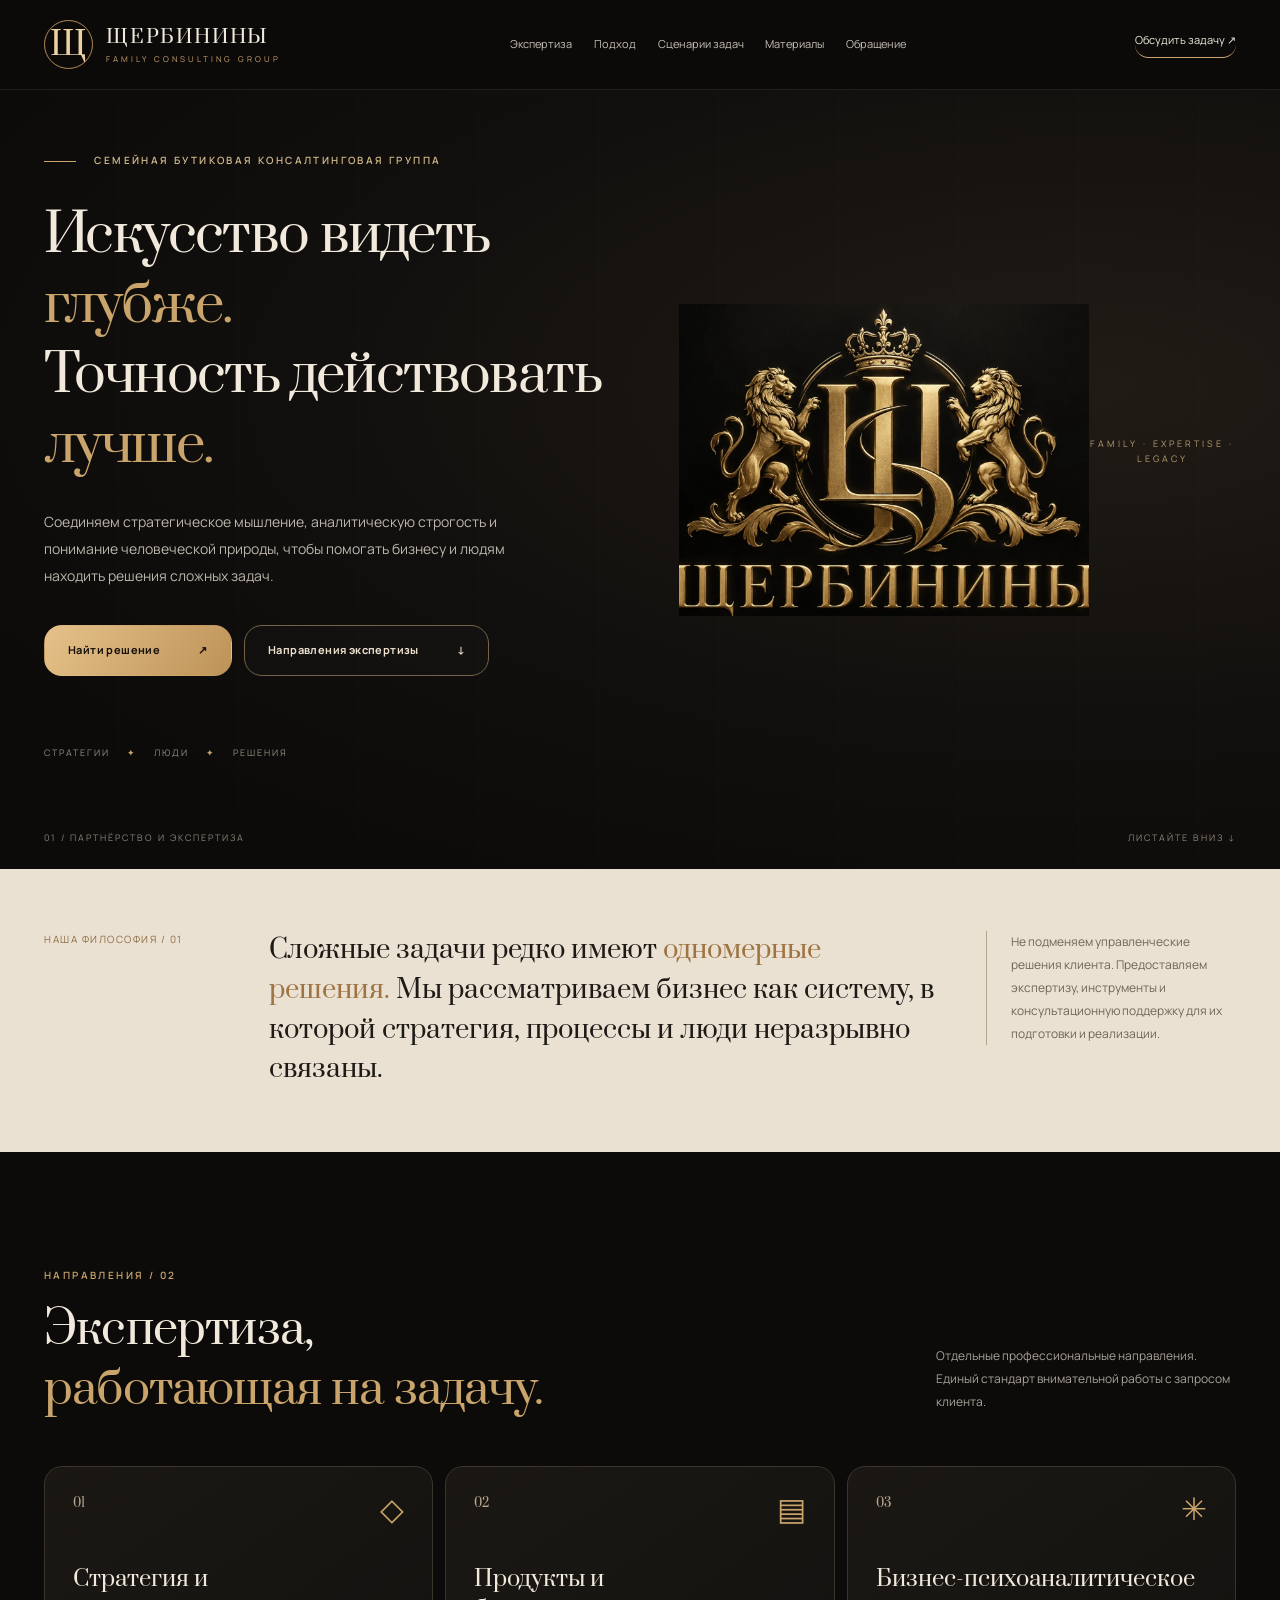
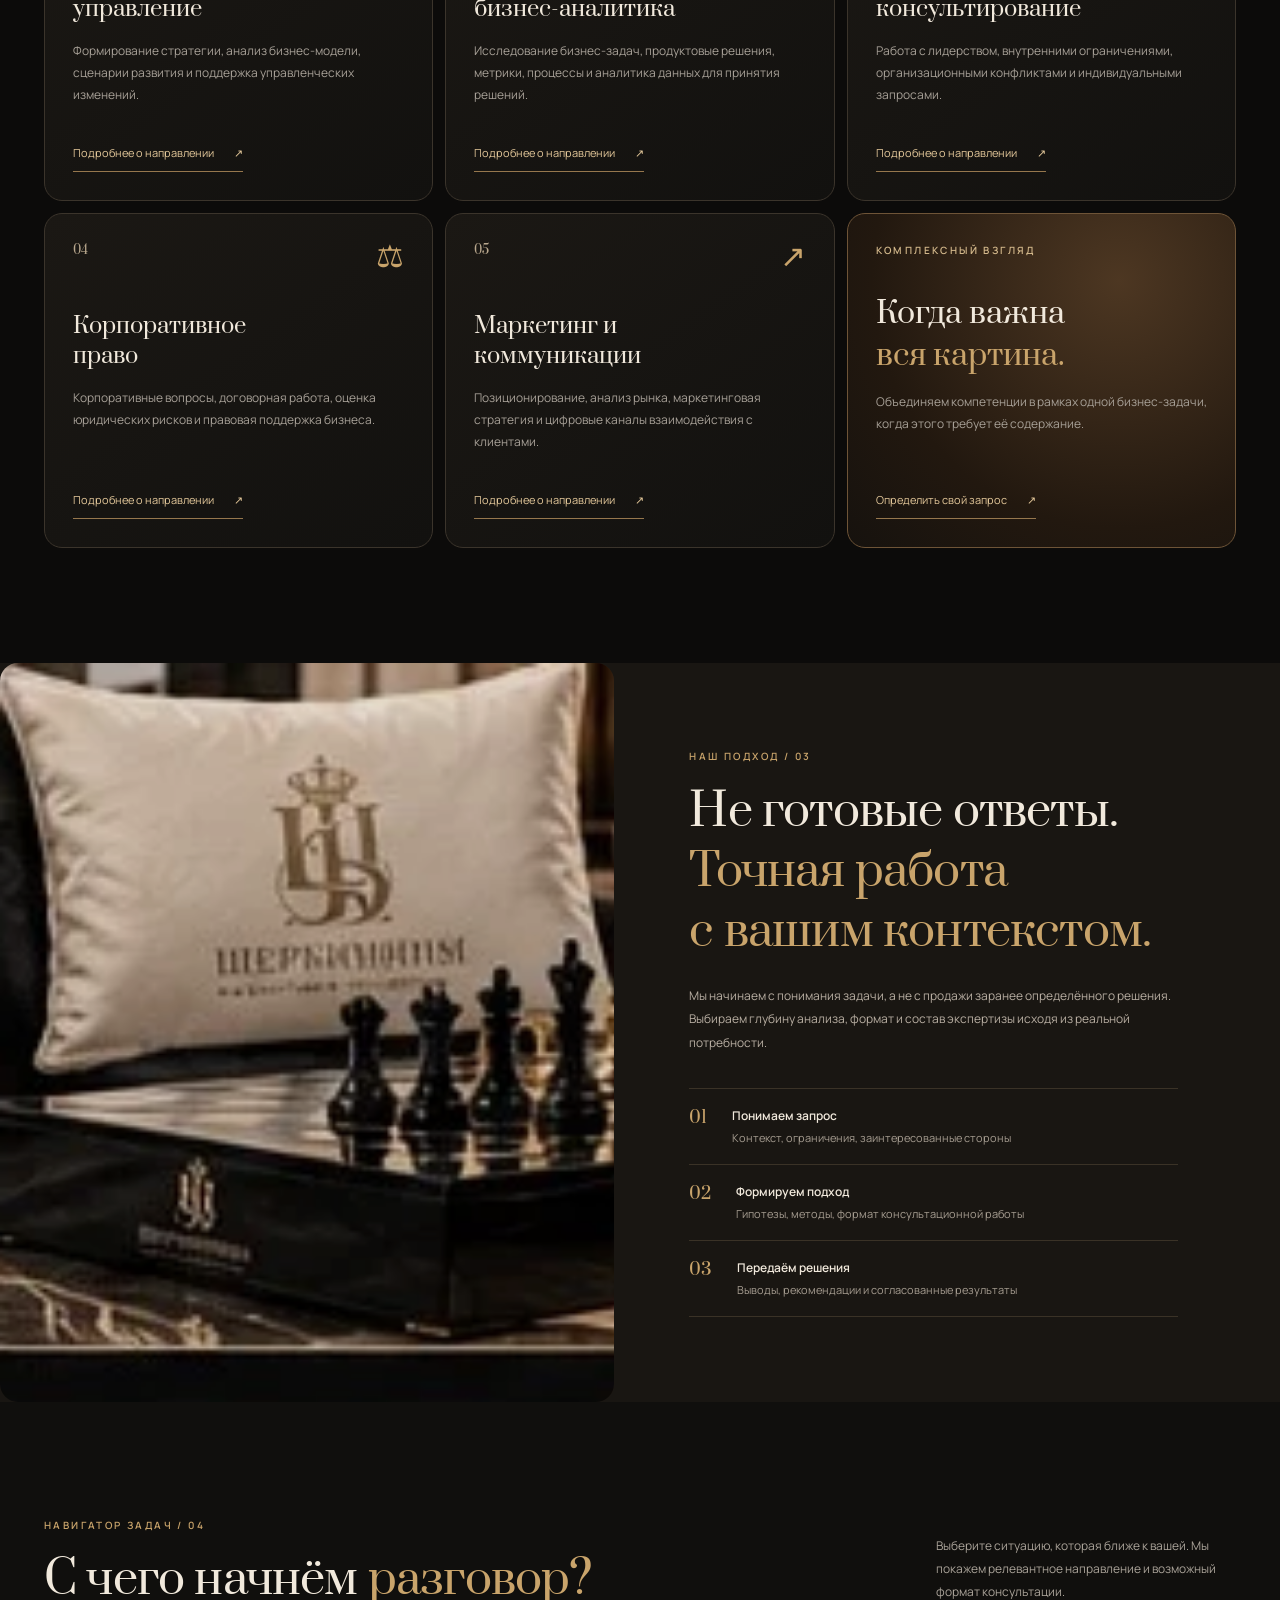
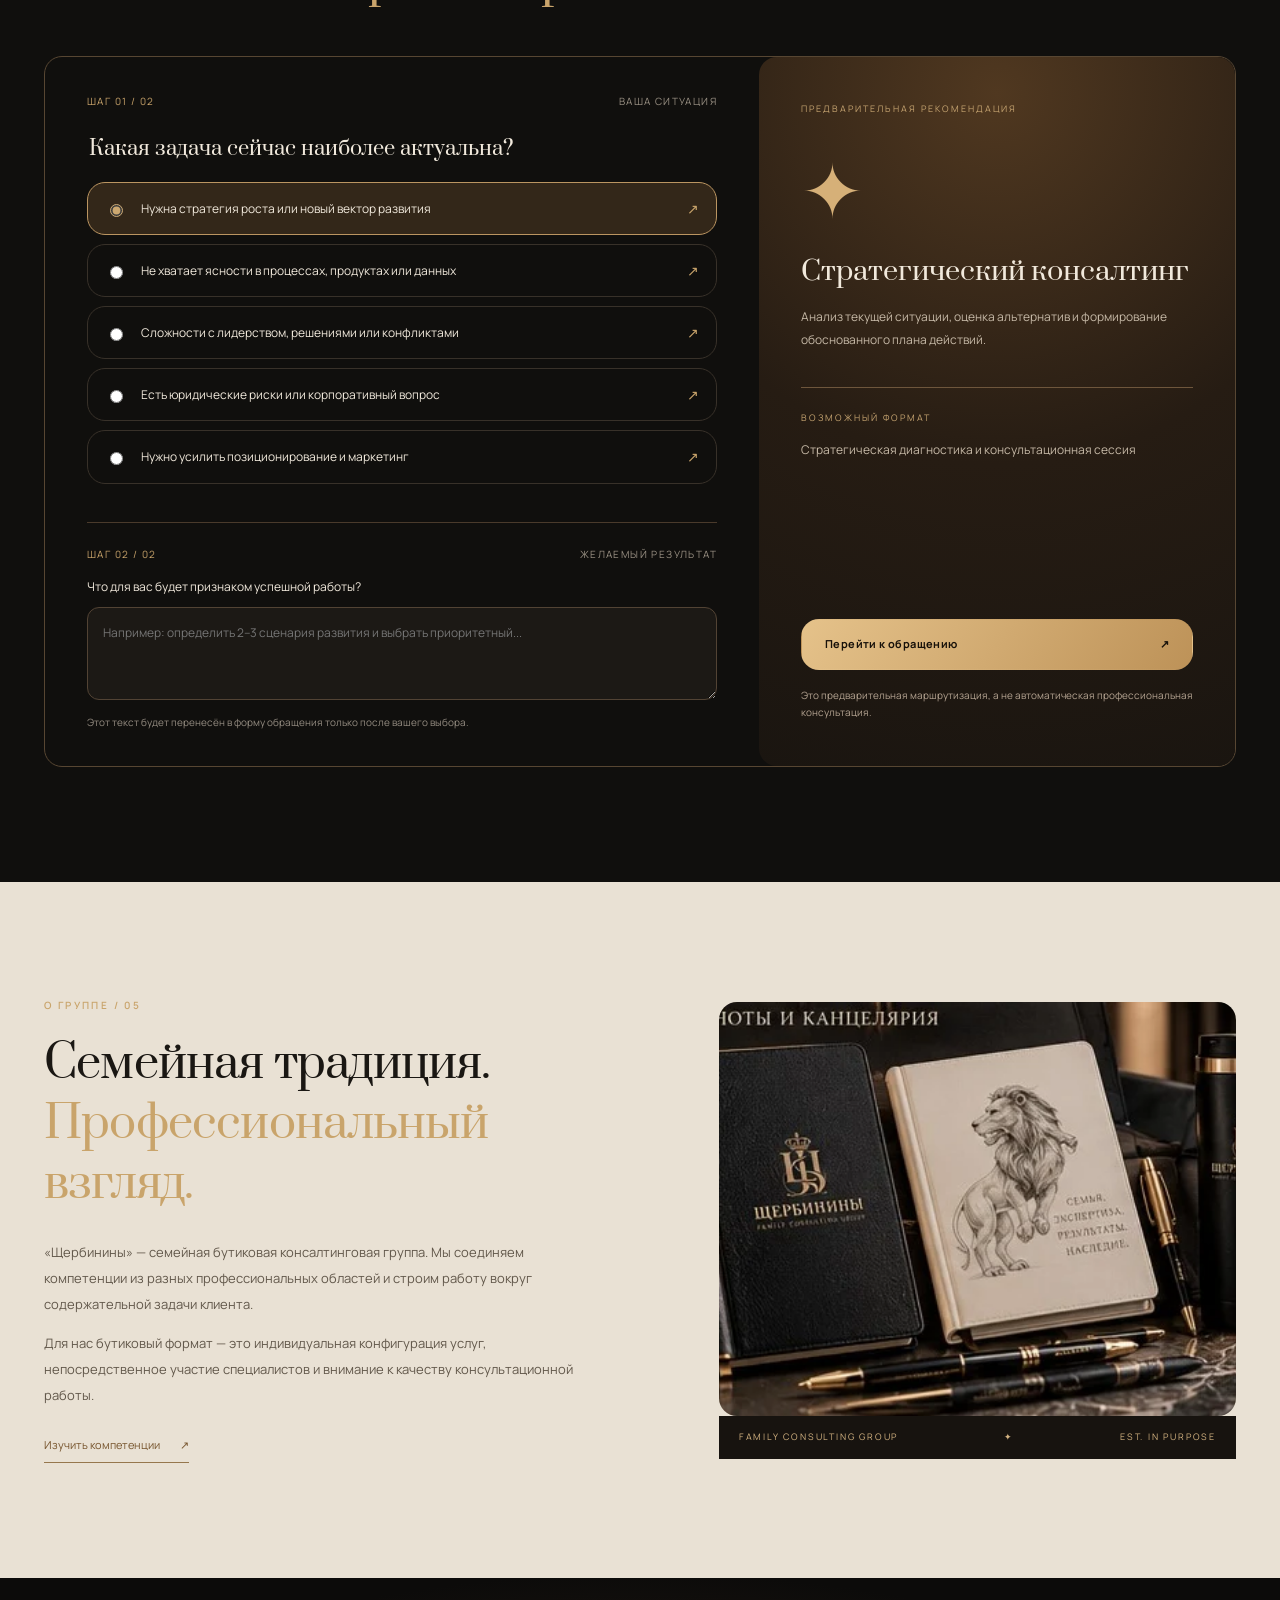
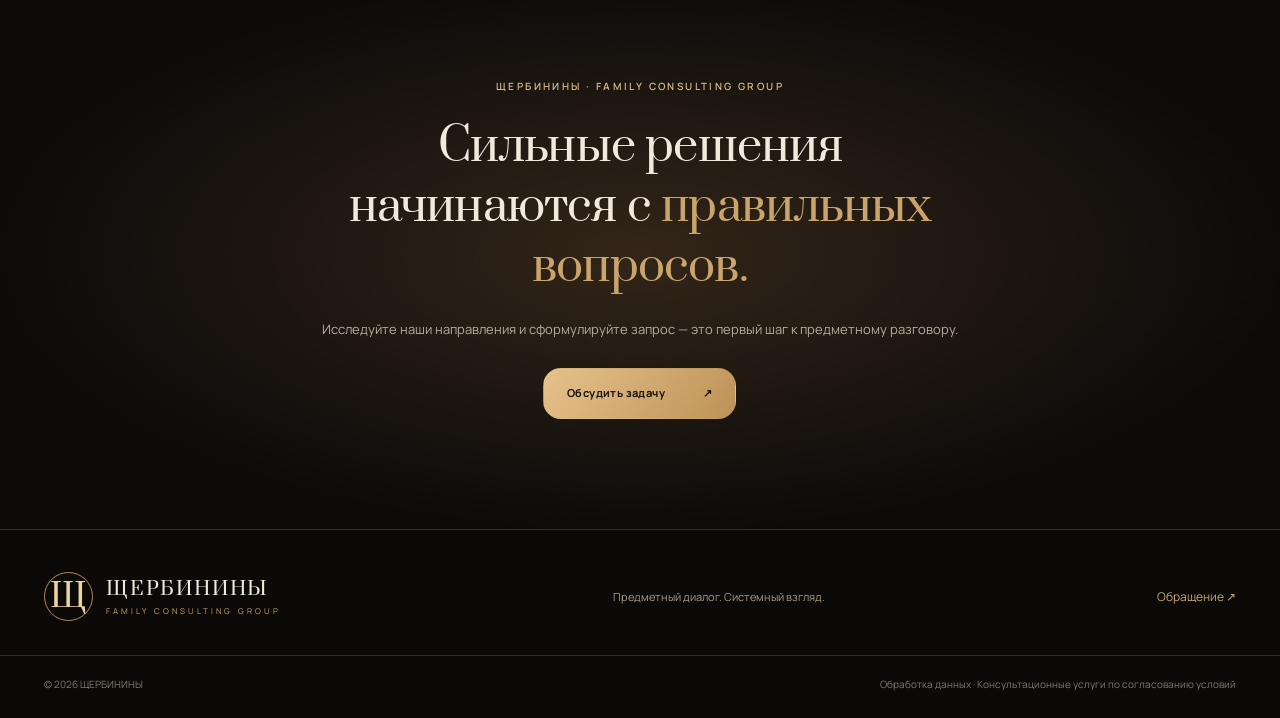
<file: index.html>
<!doctype html><html lang="ru"><head><meta charset="utf-8"><meta name="viewport" content="width=device-width, initial-scale=1"><meta name="theme-color" content="#0b0a09"><meta name="description" content="Щербинины — семейная бутиковая консалтинговая группа. Стратегия, бизнес-аналитика, право, маркетинг и психоаналитическое консультирование."><title>Щербинины — Family Consulting Group</title><link rel="preconnect" href="https://fonts.googleapis.com"><link rel="preconnect" href="https://fonts.gstatic.com" crossorigin><link href="https://fonts.googleapis.com/css2?family=Manrope:wght@400;500;600;700&family=Prata&display=swap" rel="stylesheet"><link rel="stylesheet" href="styles.css"><script src="config.js" defer></script><script src="app.js" defer></script><script src="site.js" defer></script></head><body>
<a class="skip" href="#main">Перейти к содержанию</a><header class="site-header"><a class="brand" href="index.html" aria-label="Щербинины — главная"><span class="brand-monogram">Щ</span><span><strong>ЩЕРБИНИНЫ</strong><small>FAMILY CONSULTING GROUP</small></span></a><nav id="nav" class="nav" aria-label="Основная навигация"><a href="services.html">Экспертиза</a><a href="approach.html">Подход</a><a href="cases.html">Сценарии задач</a><a href="insights.html">Материалы</a><a href="contact.html">Обращение</a></nav><a class="header-action" href="contact.html">Обсудить задачу ↗</a><button class="menu-toggle" id="menuToggle" aria-controls="nav" aria-expanded="false" aria-label="Открыть меню"><span></span><span></span><span></span></button></header>
<main id="main"><section class="hero" id="top"><div class="container hero-grid"><div class="hero-copy"><div class="eyebrow"><span class="line"></span> СЕМЕЙНАЯ БУТИКОВАЯ КОНСАЛТИНГОВАЯ ГРУППА</div><h1>Искусство видеть <em>глубже.</em><br>Точность действовать <em>лучше.</em></h1><p class="hero-lead">Соединяем стратегическое мышление, аналитическую строгость и понимание человеческой природы, чтобы помогать бизнесу и людям находить решения сложных задач.</p><div class="hero-actions"><a class="btn btn-gold" href="contact.html">Найти решение <span>↗</span></a><a class="btn btn-outline" href="services.html">Направления экспертизы <span>↓</span></a></div><div class="hero-meta"><span>СТРАТЕГИИ</span><i>✦</i><span>ЛЮДИ</span><i>✦</i><span>РЕШЕНИЯ</span></div></div><div class="hero-art"><div class="hero-art-frame hero-crest-uncropped"><img src="assets/crest_symbol.webp" alt="Золотой фамильный герб Щербининых со львами" fetchpriority="high"></div><span class="hero-art-caption">FAMILY · EXPERTISE · LEGACY</span></div></div><div class="hero-bottom container"><span>01 / ПАРТНЁРСТВО И ЭКСПЕРТИЗА</span><span>ЛИСТАЙТЕ ВНИЗ ↓</span></div></section>
<section class="manifesto"><div class="container manifesto-grid"><span class="section-index">НАША ФИЛОСОФИЯ / 01</span><p>Сложные задачи редко имеют <em>одномерные решения.</em> Мы рассматриваем бизнес как систему, в которой стратегия, процессы и люди неразрывно связаны.</p><div class="manifesto-aside">Не подменяем управленческие решения клиента. Предоставляем экспертизу, инструменты и консультационную поддержку для их подготовки и реализации.</div></div></section>
<section class="section expertise" id="expertise"><div class="container"><div class="section-heading"><div><div class="eyebrow gold">НАПРАВЛЕНИЯ / 02</div><h2>Экспертиза,<br><em>работающая на задачу.</em></h2></div><p>Отдельные профессиональные направления. Единый стандарт внимательной работы с запросом клиента.</p></div><div class="services"><article class="service-card" data-service="strategy"><div class="service-top"><span>01</span><span class="service-icon">◇</span></div><h3>Стратегия и<br>управление</h3><p>Формирование стратегии, анализ бизнес-модели, сценарии развития и поддержка управленческих изменений.</p><button class="text-link service-trigger" data-service="strategy">Подробнее о направлении <span>↗</span></button></article><article class="service-card" data-service="analytics"><div class="service-top"><span>02</span><span class="service-icon">▤</span></div><h3>Продукты и<br>бизнес-аналитика</h3><p>Исследование бизнес-задач, продуктовые решения, метрики, процессы и аналитика данных для принятия решений.</p><button class="text-link service-trigger" data-service="analytics">Подробнее о направлении <span>↗</span></button></article><article class="service-card" data-service="human"><div class="service-top"><span>03</span><span class="service-icon">✳</span></div><h3>Бизнес-психоаналитическое<br>консультирование</h3><p>Работа с лидерством, внутренними ограничениями, организационными конфликтами и индивидуальными запросами.</p><button class="text-link service-trigger" data-service="human">Подробнее о направлении <span>↗</span></button></article><article class="service-card" data-service="legal"><div class="service-top"><span>04</span><span class="service-icon">⚖</span></div><h3>Корпоративное<br>право</h3><p>Корпоративные вопросы, договорная работа, оценка юридических рисков и правовая поддержка бизнеса.</p><button class="text-link service-trigger" data-service="legal">Подробнее о направлении <span>↗</span></button></article><article class="service-card" data-service="marketing"><div class="service-top"><span>05</span><span class="service-icon">↗</span></div><h3>Маркетинг и<br>коммуникации</h3><p>Позиционирование, анализ рынка, маркетинговая стратегия и цифровые каналы взаимодействия с клиентами.</p><button class="text-link service-trigger" data-service="marketing">Подробнее о направлении <span>↗</span></button></article><article class="service-card service-card-feature"><div class="feature-inner"><span class="eyebrow">КОМПЛЕКСНЫЙ ВЗГЛЯД</span><h3>Когда важна<br><em>вся картина.</em></h3><p>Объединяем компетенции в рамках одной бизнес-задачи, когда этого требует её содержание.</p><a class="text-link" href="contact.html">Определить свой запрос <span>↗</span></a></div></article></div></div></section>
<section class="editorial" id="approach"><div class="editorial-image"><img src="assets/photo_interior.webp" alt="Интерьер в фирменной чёрно-золотой эстетике" loading="lazy"></div><div class="editorial-content"><div class="eyebrow gold">НАШ ПОДХОД / 03</div><h2>Не готовые ответы.<br><em>Точная работа<br>с вашим контекстом.</em></h2><p>Мы начинаем с понимания задачи, а не с продажи заранее определённого решения. Выбираем глубину анализа, формат и состав экспертизы исходя из реальной потребности.</p><div class="steps"><div><span>01</span><p><strong>Понимаем запрос</strong><small>Контекст, ограничения, заинтересованные стороны</small></p></div><div><span>02</span><p><strong>Формируем подход</strong><small>Гипотезы, методы, формат консультационной работы</small></p></div><div><span>03</span><p><strong>Передаём решения</strong><small>Выводы, рекомендации и согласованные результаты</small></p></div></div></div></section>
<section class="section navigator" id="navigator"><div class="container"><div class="section-heading"><div><div class="eyebrow gold">НАВИГАТОР ЗАДАЧ / 04</div><h2>С чего начнём <em>разговор?</em></h2></div><p>Выберите ситуацию, которая ближе к вашей. Мы покажем релевантное направление и возможный формат консультации.</p></div><div class="navigator-shell"><div class="navigator-left"><div class="navigator-step">ШАГ 01 / 02 <span>ВАША СИТУАЦИЯ</span></div><fieldset class="problem-list"><legend>Какая задача сейчас наиболее актуальна?</legend><label class="problem-option"><input type="radio" name="problem" value="growth" checked><span>Нужна стратегия роста или новый вектор развития</span><b>↗</b></label><label class="problem-option"><input type="radio" name="problem" value="process"><span>Не хватает ясности в процессах, продуктах или данных</span><b>↗</b></label><label class="problem-option"><input type="radio" name="problem" value="leadership"><span>Сложности с лидерством, решениями или конфликтами</span><b>↗</b></label><label class="problem-option"><input type="radio" name="problem" value="risk"><span>Есть юридические риски или корпоративный вопрос</span><b>↗</b></label><label class="problem-option"><input type="radio" name="problem" value="market"><span>Нужно усилить позиционирование и маркетинг</span><b>↗</b></label></fieldset><div class="navigator-step second">ШАГ 02 / 02 <span>ЖЕЛАЕМЫЙ РЕЗУЛЬТАТ</span></div><label class="field-label" for="outcome">Что для вас будет признаком успешной работы?</label><textarea id="outcome" maxlength="500" rows="3" placeholder="Например: определить 2–3 сценария развития и выбрать приоритетный..."></textarea><div class="field-hint">Этот текст будет перенесён в форму обращения только после вашего выбора.</div></div><div class="navigator-result" aria-live="polite"><div class="result-eyebrow">ПРЕДВАРИТЕЛЬНАЯ РЕКОМЕНДАЦИЯ</div><div class="result-mark">✦</div><h3 id="resultTitle">Стратегический консалтинг</h3><p id="resultDescription">Анализ текущей ситуации, оценка альтернатив и формирование обоснованного плана действий.</p><div class="result-divider"></div><span class="result-label">ВОЗМОЖНЫЙ ФОРМАТ</span><p class="result-format" id="resultFormat">Стратегическая диагностика и консультационная сессия</p><button class="btn btn-gold result-button" id="downloadBrief">Перейти к обращению <span>↗</span></button><small class="result-disclaimer">Это предварительная маршрутизация, а не автоматическая профессиональная консультация.</small></div></div></div></section>
<section class="section about" id="about"><div class="container about-grid"><div><div class="eyebrow gold">О ГРУППЕ / 05</div><h2>Семейная традиция.<br><em>Профессиональный взгляд.</em></h2><p>«Щербинины» — семейная бутиковая консалтинговая группа. Мы соединяем компетенции из разных профессиональных областей и строим работу вокруг содержательной задачи клиента.</p><p>Для нас бутиковый формат — это индивидуальная конфигурация услуг, непосредственное участие специалистов и внимание к качеству консультационной работы.</p><a class="text-link" href="services.html">Изучить компетенции <span>↗</span></a></div><div class="about-visual"><img src="assets/photo_stationery.webp" alt="Фирменные блокноты и письменные принадлежности Щербининых" loading="lazy"><div class="visual-caption">FAMILY CONSULTING GROUP <span>✦</span> EST. IN PURPOSE</div></div></div></section>
<section class="closing"><div class="container closing-content"><div class="eyebrow">ЩЕРБИНИНЫ · FAMILY CONSULTING GROUP</div><h2>Сильные решения<br>начинаются с <em>правильных вопросов.</em></h2><p>Исследуйте наши направления и сформулируйте запрос — это первый шаг к предметному разговору.</p><a class="btn btn-gold" href="contact.html">Обсудить задачу <span>↗</span></a></div></section></main>
<footer class="footer"><div class="container footer-grid"><div class="footer-brand"><span class="brand-monogram">Щ</span><div><strong>ЩЕРБИНИНЫ</strong><small>FAMILY CONSULTING GROUP</small></div></div><p>Предметный диалог. Системный взгляд.</p><a href="contact.html">Обращение ↗</a></div><div class="container footer-bottom"><span>© <span class="js-year"></span> ЩЕРБИНИНЫ</span><span><a href="privacy.html">Обработка данных</a> · Консультационные услуги по согласованию условий</span></div></footer>
<dialog id="serviceDialog" class="service-dialog" aria-labelledby="dialogTitle"><button class="dialog-close" id="dialogClose" aria-label="Закрыть">×</button><div class="eyebrow gold">НАПРАВЛЕНИЕ ЭКСПЕРТИЗЫ</div><h2 id="dialogTitle"></h2><p id="dialogIntro"></p><h3>С чем работаем</h3><ul id="dialogItems"></ul><div class="dialog-actions"><button class="btn btn-gold" id="dialogChoose">Подобрать решение ↗</button></div></dialog></body></html>
</file>
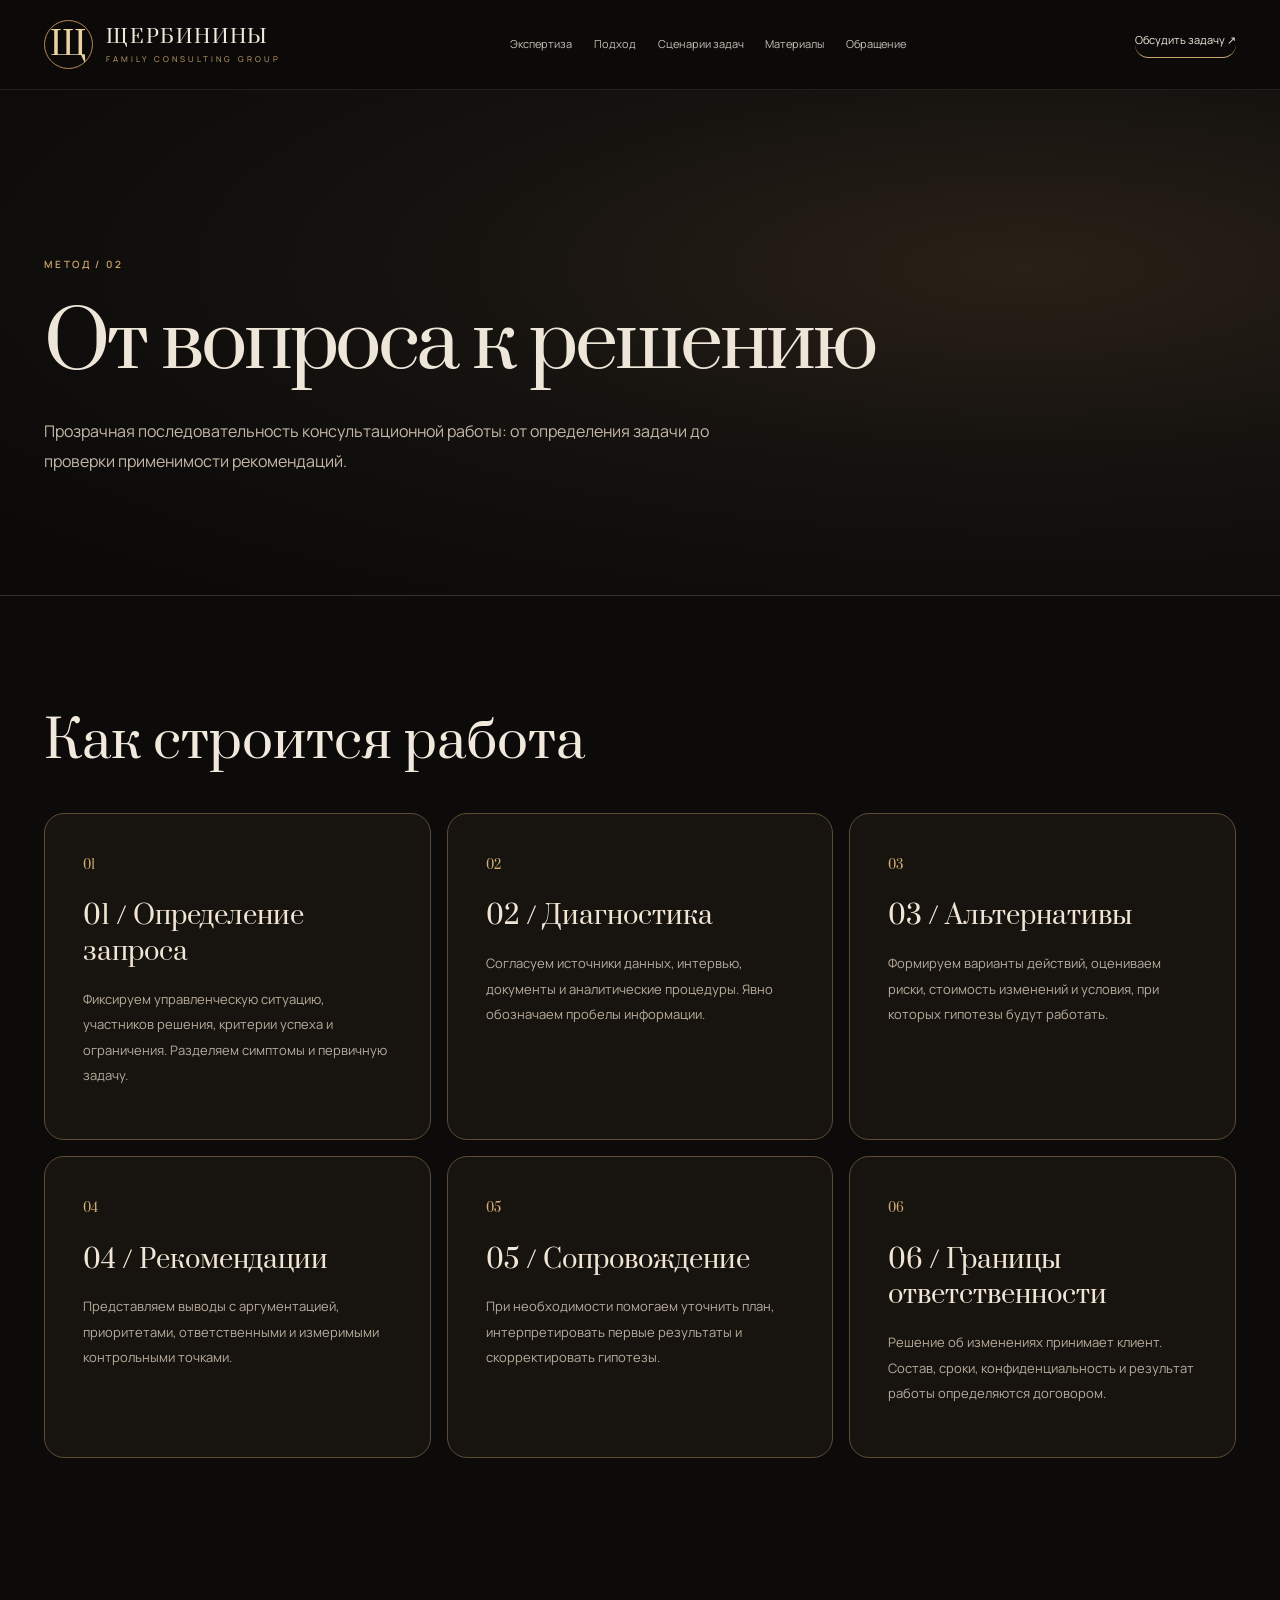
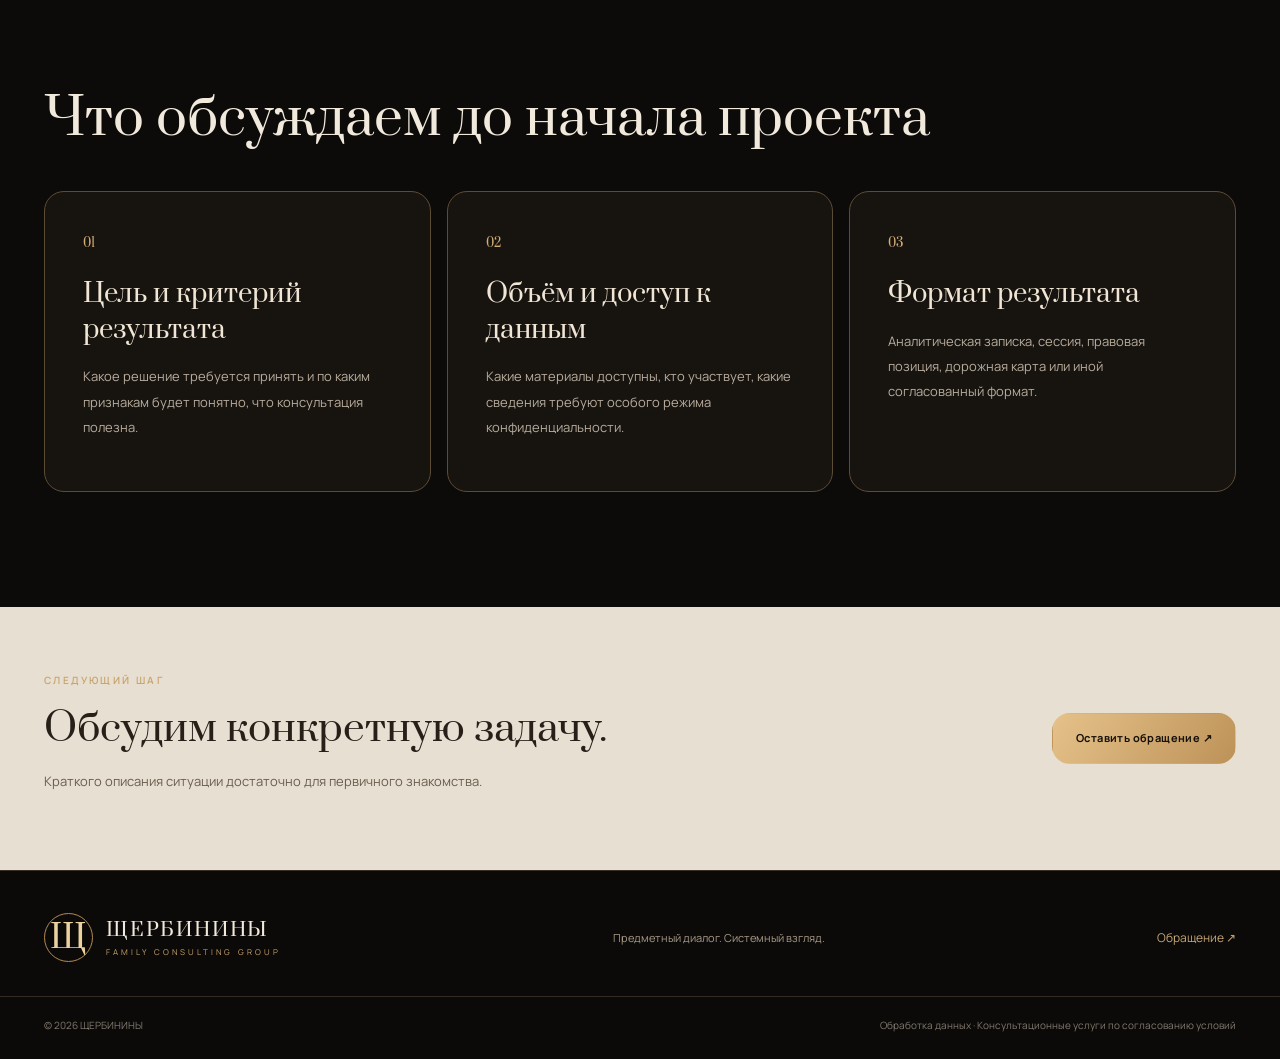
<file: approach.html>
<!doctype html><html lang="ru"><head><meta charset="utf-8"><meta name="viewport" content="width=device-width,initial-scale=1,viewport-fit=cover"><meta name="theme-color" content="#0c0b0a"><meta name="description" content="Щербинины — семейная консалтинговая группа. Аналитика, стратегия, право, коммуникации и работа с организационными задачами."><link rel="preconnect" href="https://fonts.googleapis.com"><link rel="preconnect" href="https://fonts.gstatic.com" crossorigin><link href="https://fonts.googleapis.com/css2?family=Manrope:wght@400;500;600;700&family=Prata&display=swap" rel="stylesheet"><link rel="stylesheet" href="styles.css"><script src="config.js" defer></script><script src="site.js" defer></script><title>Подход — Щербинины</title></head><body><a class="skip" href="#main">Перейти к содержанию</a><header class="site-header"><a class="brand" href="index.html" aria-label="Щербинины — главная"><span class="brand-monogram">Щ</span><span><strong>ЩЕРБИНИНЫ</strong><small>FAMILY CONSULTING GROUP</small></span></a><nav id="nav" class="nav" aria-label="Основная навигация"><a href="services.html">Экспертиза</a><a href="approach.html">Подход</a><a href="cases.html">Сценарии задач</a><a href="insights.html">Материалы</a><a href="contact.html">Обращение</a></nav><a class="header-action" href="contact.html">Обсудить задачу ↗</a><button class="menu-toggle" id="menuToggle" aria-controls="nav" aria-expanded="false" aria-label="Открыть меню"><span></span><span></span><span></span></button></header><main id="main"><section class="inner-hero"><div class="container"><div class="eyebrow gold">МЕТОД / 02</div><h1>От вопроса к решению</h1><p>Прозрачная последовательность консультационной работы: от определения задачи до проверки применимости рекомендаций.</p></div></section><section class="section"><div class="container"><h2 class="inner-heading">Как строится работа</h2><div class="info-grid"><article class="info-card"><span class="card-count">01</span><h3>01 / Определение запроса</h3><p>Фиксируем управленческую ситуацию, участников решения, критерии успеха и ограничения. Разделяем симптомы и первичную задачу.</p></article><article class="info-card"><span class="card-count">02</span><h3>02 / Диагностика</h3><p>Согласуем источники данных, интервью, документы и аналитические процедуры. Явно обозначаем пробелы информации.</p></article><article class="info-card"><span class="card-count">03</span><h3>03 / Альтернативы</h3><p>Формируем варианты действий, оцениваем риски, стоимость изменений и условия, при которых гипотезы будут работать.</p></article><article class="info-card"><span class="card-count">04</span><h3>04 / Рекомендации</h3><p>Представляем выводы с аргументацией, приоритетами, ответственными и измеримыми контрольными точками.</p></article><article class="info-card"><span class="card-count">05</span><h3>05 / Сопровождение</h3><p>При необходимости помогаем уточнить план, интерпретировать первые результаты и скорректировать гипотезы.</p></article><article class="info-card"><span class="card-count">06</span><h3>06 / Границы ответственности</h3><p>Решение об изменениях принимает клиент. Состав, сроки, конфиденциальность и результат работы определяются договором.</p></article></div></div></section><section class="section"><div class="container"><h2 class="inner-heading">Что обсуждаем до начала проекта</h2><div class="info-grid"><article class="info-card"><span class="card-count">01</span><h3>Цель и критерий результата</h3><p>Какое решение требуется принять и по каким признакам будет понятно, что консультация полезна.</p></article><article class="info-card"><span class="card-count">02</span><h3>Объём и доступ к данным</h3><p>Какие материалы доступны, кто участвует, какие сведения требуют особого режима конфиденциальности.</p></article><article class="info-card"><span class="card-count">03</span><h3>Формат результата</h3><p>Аналитическая записка, сессия, правовая позиция, дорожная карта или иной согласованный формат.</p></article></div></div></section><section class="small-cta"><div class="container small-cta-grid"><div><div class="eyebrow gold">СЛЕДУЮЩИЙ ШАГ</div><h2>Обсудим конкретную задачу.</h2><p>Краткого описания ситуации достаточно для первичного знакомства.</p></div><a class="btn btn-gold" href="contact.html">Оставить обращение ↗</a></div></section></main><footer class="footer"><div class="container footer-grid"><div class="footer-brand"><span class="brand-monogram">Щ</span><div><strong>ЩЕРБИНИНЫ</strong><small>FAMILY CONSULTING GROUP</small></div></div><p>Предметный диалог. Системный взгляд.</p><a href="contact.html">Обращение ↗</a></div><div class="container footer-bottom"><span>© <span class="js-year"></span> ЩЕРБИНИНЫ</span><span><a href="privacy.html">Обработка данных</a> · Консультационные услуги по согласованию условий</span></div></footer></body></html>
</file>
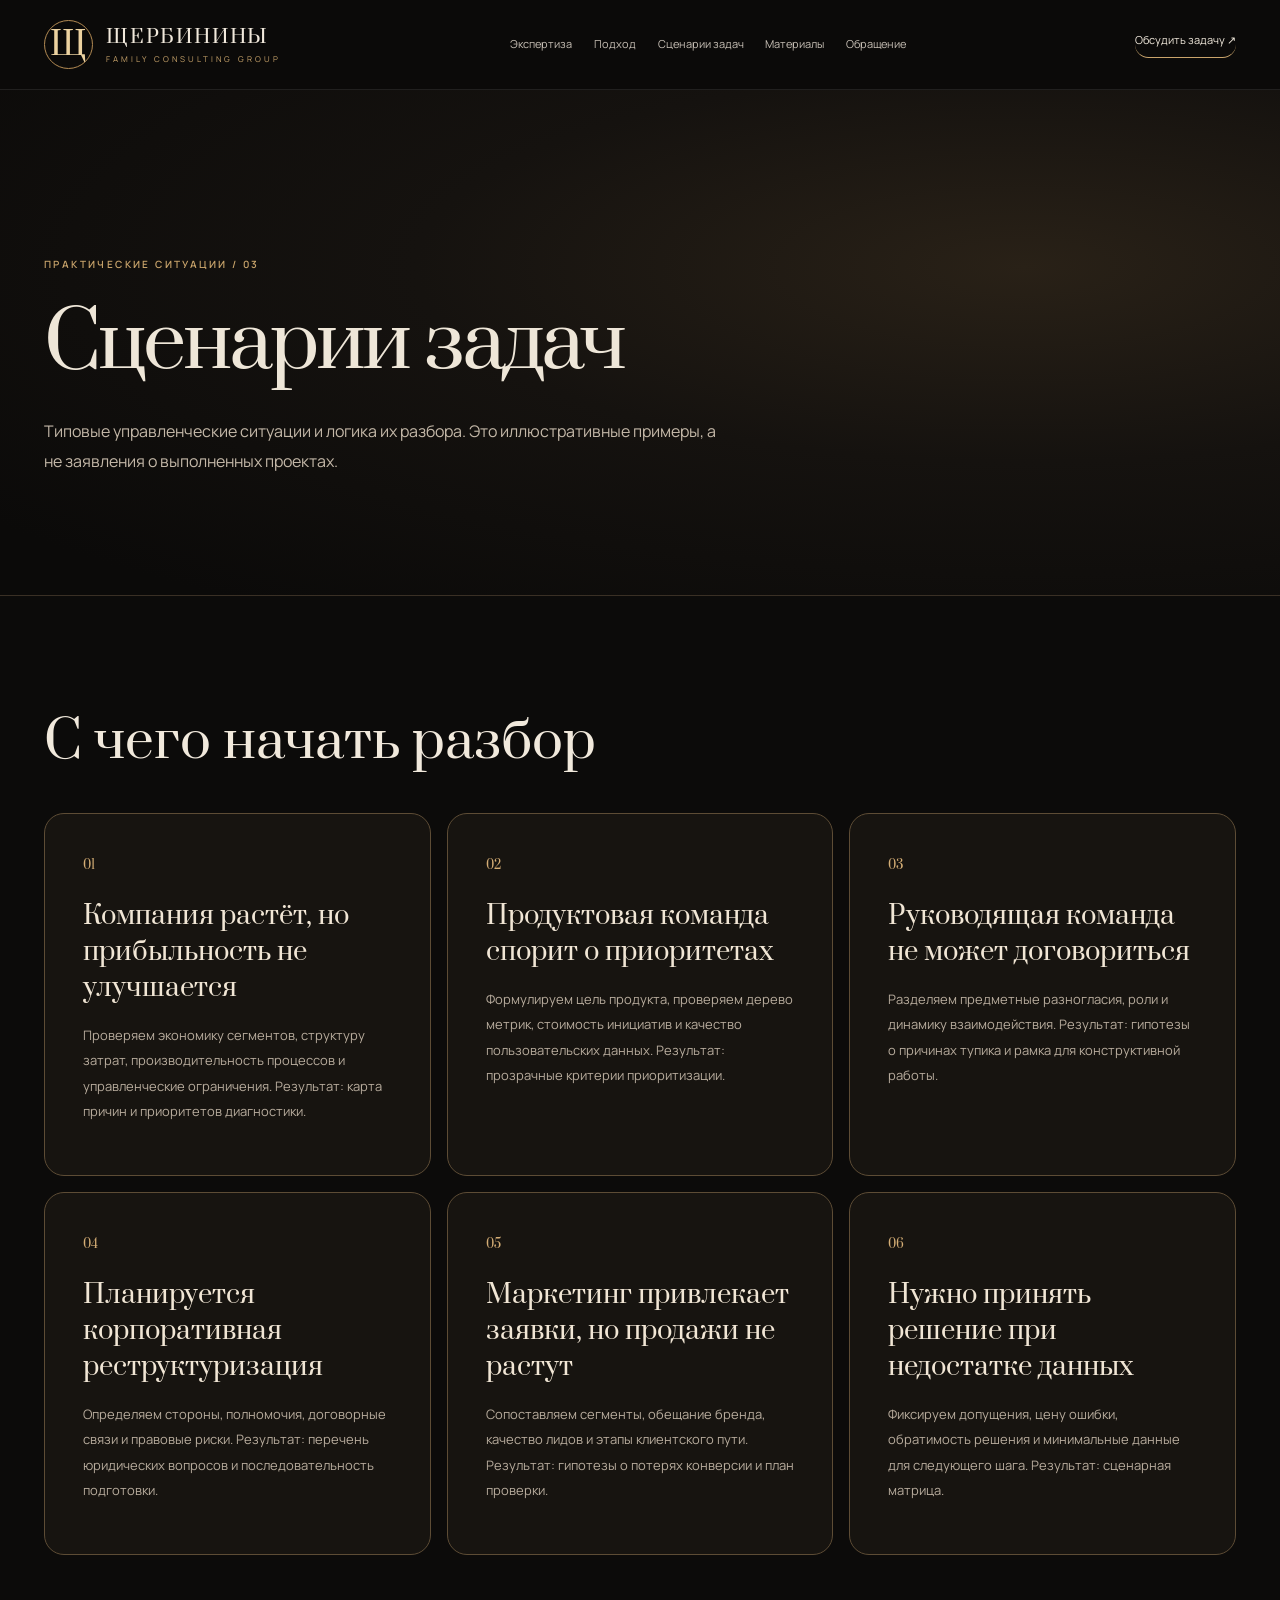
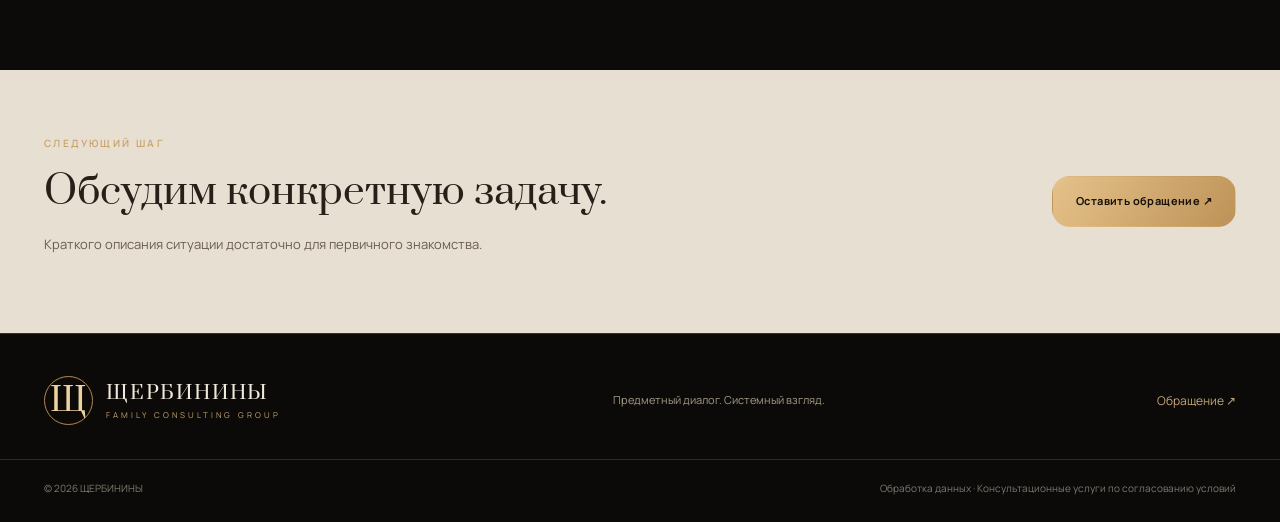
<file: cases.html>
<!doctype html><html lang="ru"><head><meta charset="utf-8"><meta name="viewport" content="width=device-width,initial-scale=1,viewport-fit=cover"><meta name="theme-color" content="#0c0b0a"><meta name="description" content="Щербинины — семейная консалтинговая группа. Аналитика, стратегия, право, коммуникации и работа с организационными задачами."><link rel="preconnect" href="https://fonts.googleapis.com"><link rel="preconnect" href="https://fonts.gstatic.com" crossorigin><link href="https://fonts.googleapis.com/css2?family=Manrope:wght@400;500;600;700&family=Prata&display=swap" rel="stylesheet"><link rel="stylesheet" href="styles.css"><script src="config.js" defer></script><script src="site.js" defer></script><title>Сценарии задач — Щербинины</title></head><body><a class="skip" href="#main">Перейти к содержанию</a><header class="site-header"><a class="brand" href="index.html" aria-label="Щербинины — главная"><span class="brand-monogram">Щ</span><span><strong>ЩЕРБИНИНЫ</strong><small>FAMILY CONSULTING GROUP</small></span></a><nav id="nav" class="nav" aria-label="Основная навигация"><a href="services.html">Экспертиза</a><a href="approach.html">Подход</a><a href="cases.html">Сценарии задач</a><a href="insights.html">Материалы</a><a href="contact.html">Обращение</a></nav><a class="header-action" href="contact.html">Обсудить задачу ↗</a><button class="menu-toggle" id="menuToggle" aria-controls="nav" aria-expanded="false" aria-label="Открыть меню"><span></span><span></span><span></span></button></header><main id="main"><section class="inner-hero"><div class="container"><div class="eyebrow gold">ПРАКТИЧЕСКИЕ СИТУАЦИИ / 03</div><h1>Сценарии задач</h1><p>Типовые управленческие ситуации и логика их разбора. Это иллюстративные примеры, а не заявления о выполненных проектах.</p></div></section><section class="section"><div class="container"><h2 class="inner-heading">С чего начать разбор</h2><div class="info-grid"><article class="info-card"><span class="card-count">01</span><h3>Компания растёт, но прибыльность не улучшается</h3><p>Проверяем экономику сегментов, структуру затрат, производительность процессов и управленческие ограничения. Результат: карта причин и приоритетов диагностики.</p></article><article class="info-card"><span class="card-count">02</span><h3>Продуктовая команда спорит о приоритетах</h3><p>Формулируем цель продукта, проверяем дерево метрик, стоимость инициатив и качество пользовательских данных. Результат: прозрачные критерии приоритизации.</p></article><article class="info-card"><span class="card-count">03</span><h3>Руководящая команда не может договориться</h3><p>Разделяем предметные разногласия, роли и динамику взаимодействия. Результат: гипотезы о причинах тупика и рамка для конструктивной работы.</p></article><article class="info-card"><span class="card-count">04</span><h3>Планируется корпоративная реструктуризация</h3><p>Определяем стороны, полномочия, договорные связи и правовые риски. Результат: перечень юридических вопросов и последовательность подготовки.</p></article><article class="info-card"><span class="card-count">05</span><h3>Маркетинг привлекает заявки, но продажи не растут</h3><p>Сопоставляем сегменты, обещание бренда, качество лидов и этапы клиентского пути. Результат: гипотезы о потерях конверсии и план проверки.</p></article><article class="info-card"><span class="card-count">06</span><h3>Нужно принять решение при недостатке данных</h3><p>Фиксируем допущения, цену ошибки, обратимость решения и минимальные данные для следующего шага. Результат: сценарная матрица.</p></article></div></div></section><section class="small-cta"><div class="container small-cta-grid"><div><div class="eyebrow gold">СЛЕДУЮЩИЙ ШАГ</div><h2>Обсудим конкретную задачу.</h2><p>Краткого описания ситуации достаточно для первичного знакомства.</p></div><a class="btn btn-gold" href="contact.html">Оставить обращение ↗</a></div></section></main><footer class="footer"><div class="container footer-grid"><div class="footer-brand"><span class="brand-monogram">Щ</span><div><strong>ЩЕРБИНИНЫ</strong><small>FAMILY CONSULTING GROUP</small></div></div><p>Предметный диалог. Системный взгляд.</p><a href="contact.html">Обращение ↗</a></div><div class="container footer-bottom"><span>© <span class="js-year"></span> ЩЕРБИНИНЫ</span><span><a href="privacy.html">Обработка данных</a> · Консультационные услуги по согласованию условий</span></div></footer></body></html>
</file>
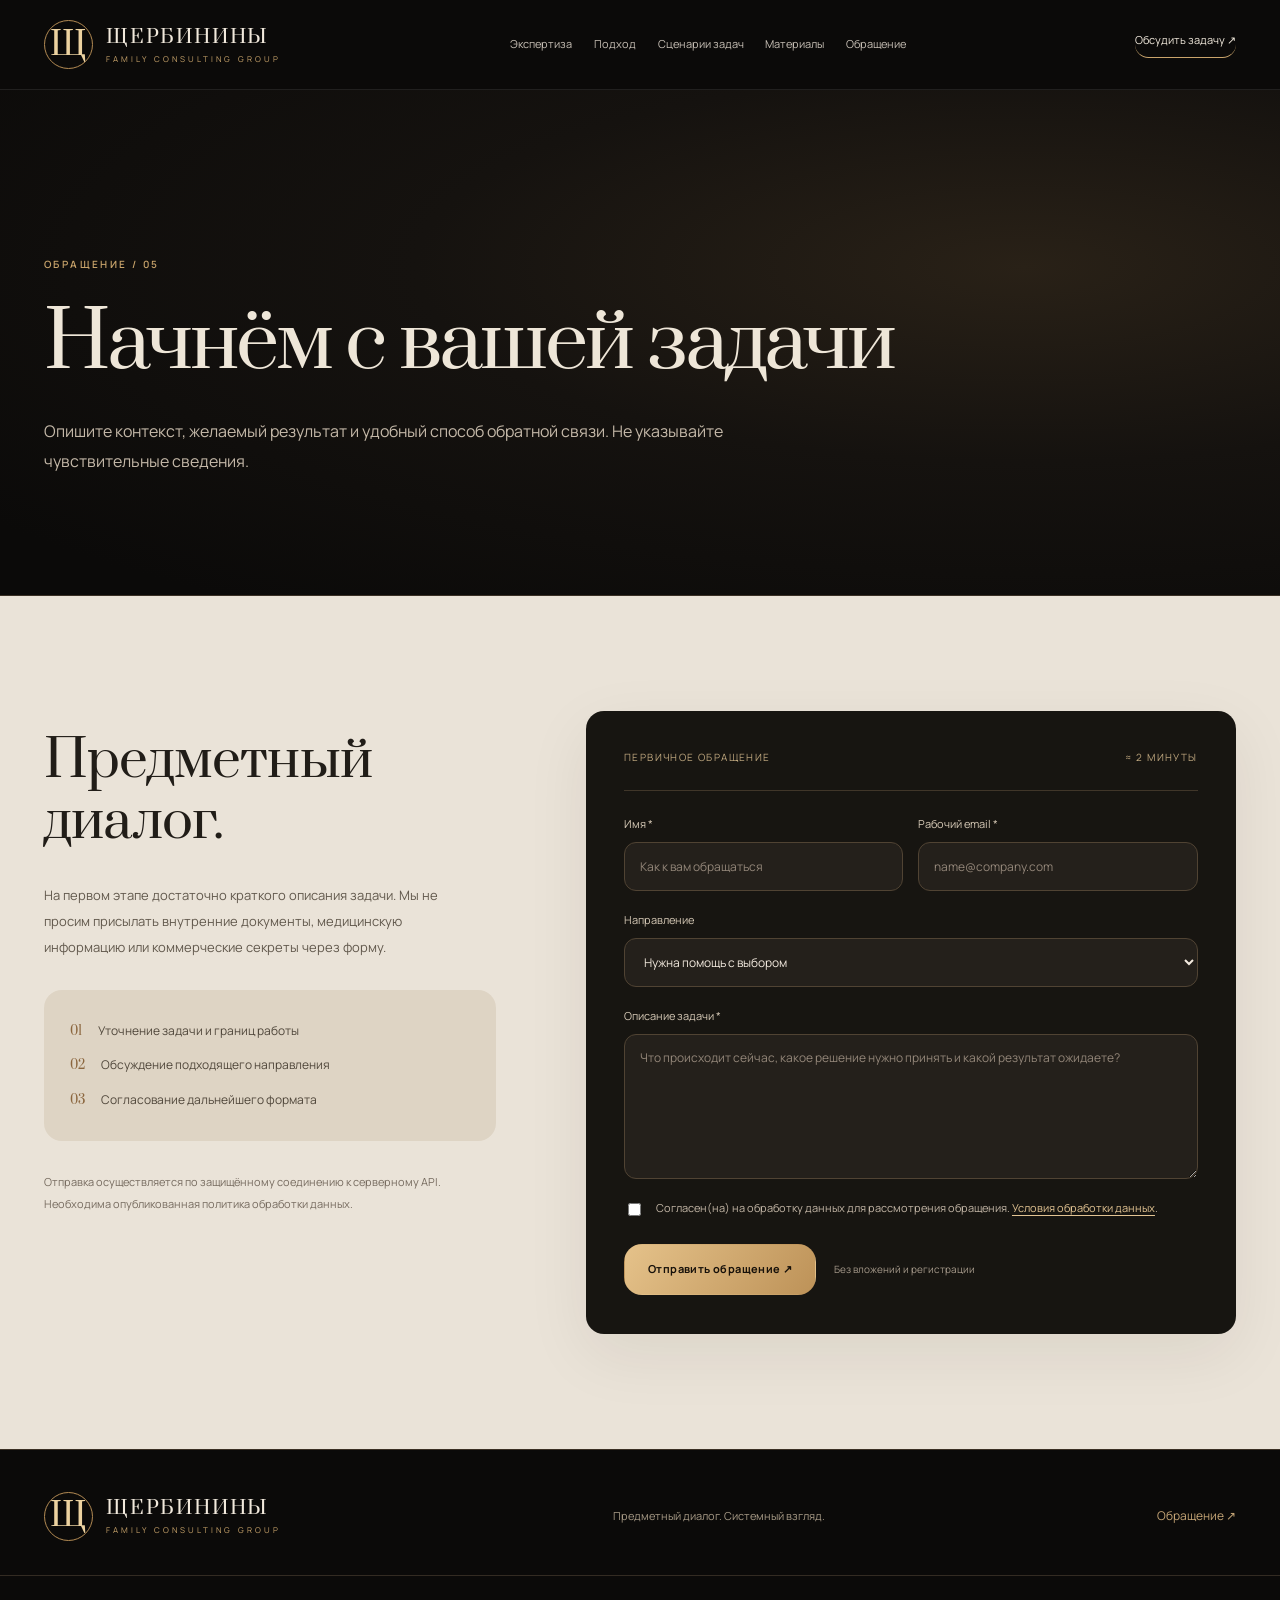
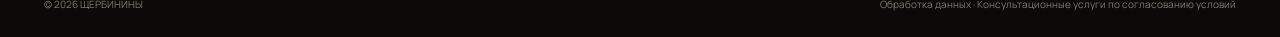
<file: contact.html>
<!doctype html><html lang="ru"><head><meta charset="utf-8"><meta name="viewport" content="width=device-width,initial-scale=1,viewport-fit=cover"><meta name="theme-color" content="#0c0b0a"><meta name="description" content="Щербинины — семейная консалтинговая группа. Аналитика, стратегия, право, коммуникации и работа с организационными задачами."><link rel="preconnect" href="https://fonts.googleapis.com"><link rel="preconnect" href="https://fonts.gstatic.com" crossorigin><link href="https://fonts.googleapis.com/css2?family=Manrope:wght@400;500;600;700&family=Prata&display=swap" rel="stylesheet"><link rel="stylesheet" href="styles.css"><script src="config.js" defer></script><script src="site.js" defer></script><title>Обращение — Щербинины</title></head><body><a class="skip" href="#main">Перейти к содержанию</a><header class="site-header"><a class="brand" href="index.html" aria-label="Щербинины — главная"><span class="brand-monogram">Щ</span><span><strong>ЩЕРБИНИНЫ</strong><small>FAMILY CONSULTING GROUP</small></span></a><nav id="nav" class="nav" aria-label="Основная навигация"><a href="services.html">Экспертиза</a><a href="approach.html">Подход</a><a href="cases.html">Сценарии задач</a><a href="insights.html">Материалы</a><a href="contact.html">Обращение</a></nav><a class="header-action" href="contact.html">Обсудить задачу ↗</a><button class="menu-toggle" id="menuToggle" aria-controls="nav" aria-expanded="false" aria-label="Открыть меню"><span></span><span></span><span></span></button></header><main id="main"><section class="inner-hero"><div class="container"><div class="eyebrow gold">ОБРАЩЕНИЕ / 05</div><h1>Начнём с вашей задачи</h1><p>Опишите контекст, желаемый результат и удобный способ обратной связи. Не указывайте чувствительные сведения.</p></div></section><section class="section contact contact-standalone"><div class="container contact-grid"><div class="contact-intro"><h2>Предметный диалог.</h2><p>На первом этапе достаточно краткого описания задачи. Мы не просим присылать внутренние документы, медицинскую информацию или коммерческие секреты через форму.</p><div class="contact-note"><span>01</span> Уточнение задачи и границ работы<br><span>02</span> Обсуждение подходящего направления<br><span>03</span> Согласование дальнейшего формата</div><p class="contact-privacy">Отправка осуществляется по защищённому соединению к серверному API. Необходима опубликованная политика обработки данных.</p></div><div class="contact-panel"><form id="contactForm" novalidate><div class="form-top"><span>ПЕРВИЧНОЕ ОБРАЩЕНИЕ</span><span>≈ 2 МИНУТЫ</span></div><div class="form-row"><label>Имя *<input name="name" autocomplete="name" maxlength="100" required placeholder="Как к вам обращаться"></label><label>Рабочий email *<input name="email" type="email" autocomplete="email" maxlength="150" required placeholder="name@company.com"></label></div><label>Направление<select name="service" id="contactService"><option value="unsure">Нужна помощь с выбором</option><option value="strategy">Стратегия и управление</option><option value="analytics">Продукты и бизнес-аналитика</option><option value="human">Бизнес-психоаналитическое консультирование</option><option value="legal">Корпоративное право</option><option value="marketing">Маркетинг и коммуникации</option></select></label><label>Описание задачи *<textarea name="message" id="contactMessage" minlength="15" maxlength="2500" rows="6" required placeholder="Что происходит сейчас, какое решение нужно принять и какой результат ожидаете?"></textarea></label><div class="hp-field" aria-hidden="true"><label>Оставьте поле пустым<input type="text" name="website" tabindex="-1" autocomplete="off"></label></div><label class="consent"><input type="checkbox" name="consent" value="true" required><span>Согласен(на) на обработку данных для рассмотрения обращения. <a href="privacy.html" target="_blank" rel="noopener">Условия обработки данных</a>.</span></label><div class="form-actions"><button class="btn btn-gold" type="submit" id="contactSubmit">Отправить обращение ↗</button><span class="form-caption">Без вложений и регистрации</span></div><p class="form-status" id="formStatus" role="status" aria-live="polite"></p></form></div></div></section></main><footer class="footer"><div class="container footer-grid"><div class="footer-brand"><span class="brand-monogram">Щ</span><div><strong>ЩЕРБИНИНЫ</strong><small>FAMILY CONSULTING GROUP</small></div></div><p>Предметный диалог. Системный взгляд.</p><a href="contact.html">Обращение ↗</a></div><div class="container footer-bottom"><span>© <span class="js-year"></span> ЩЕРБИНИНЫ</span><span><a href="privacy.html">Обработка данных</a> · Консультационные услуги по согласованию условий</span></div></footer></body></html>
</file>
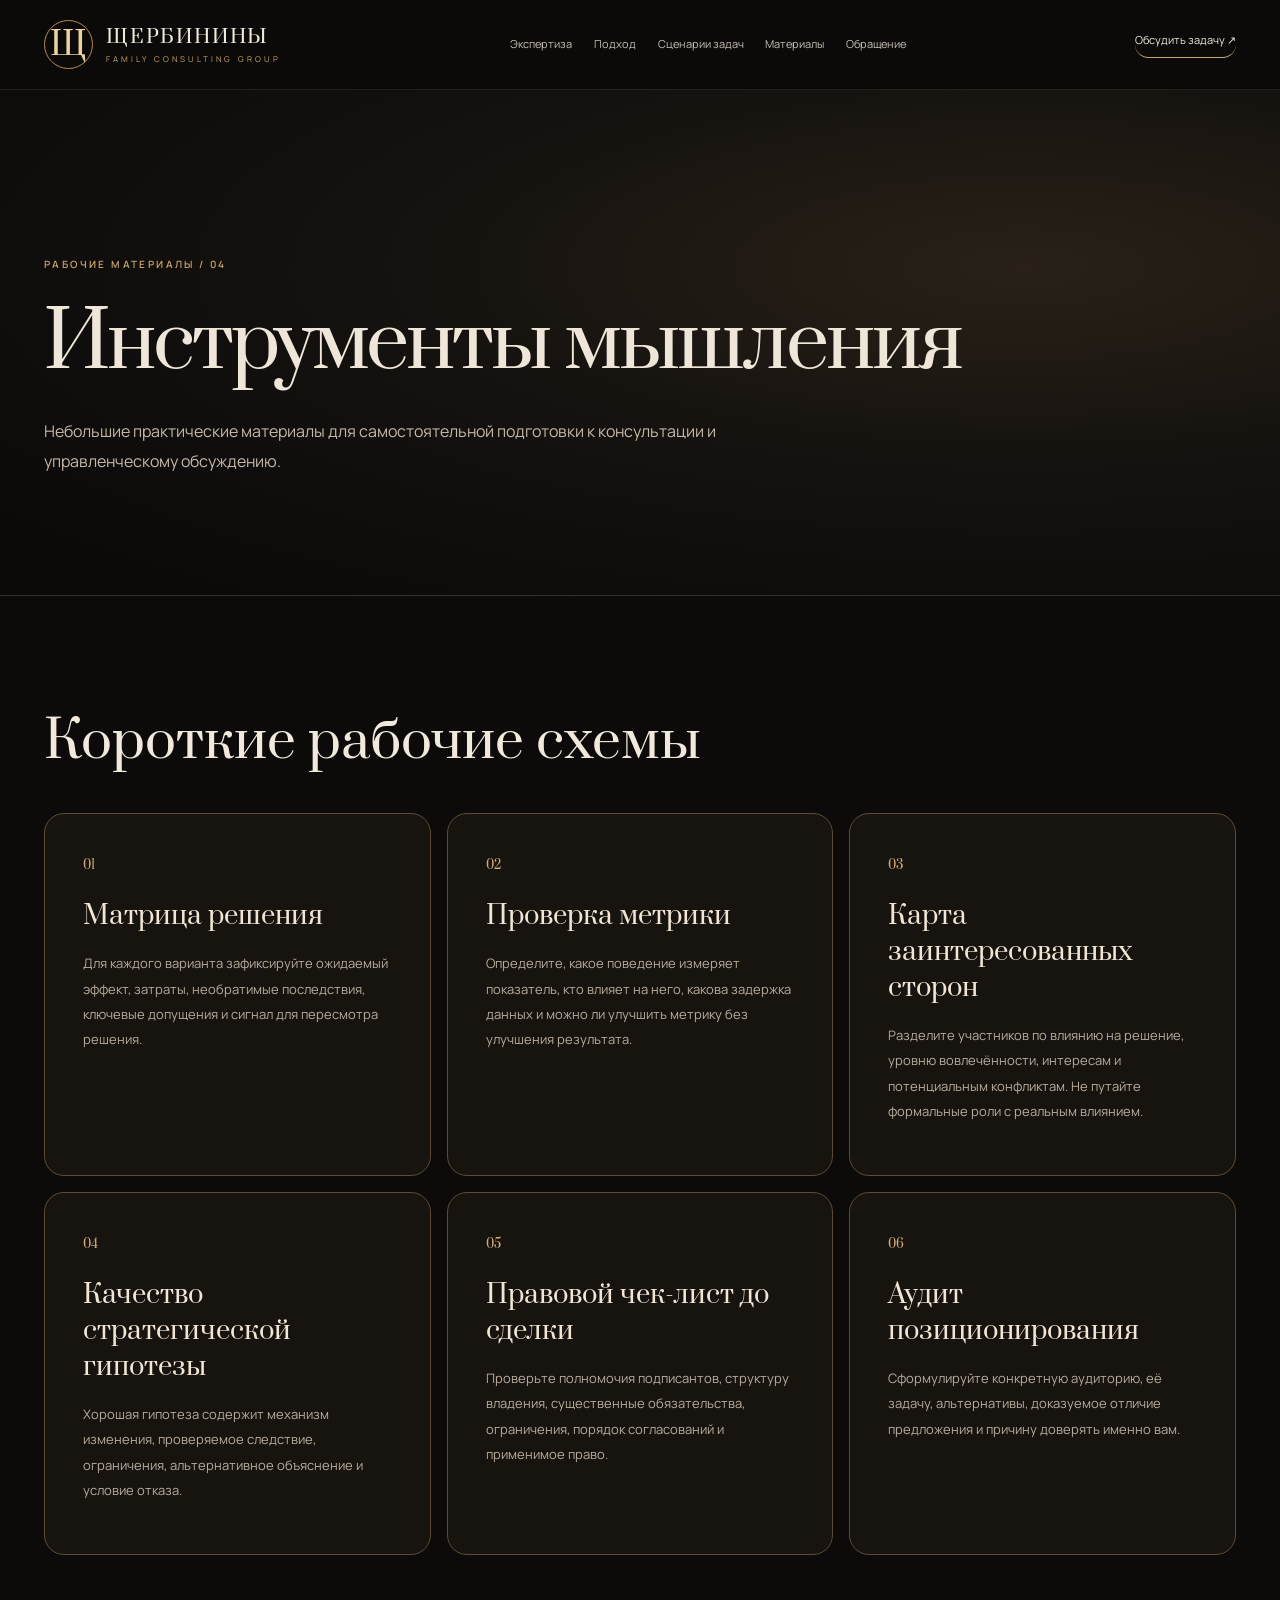
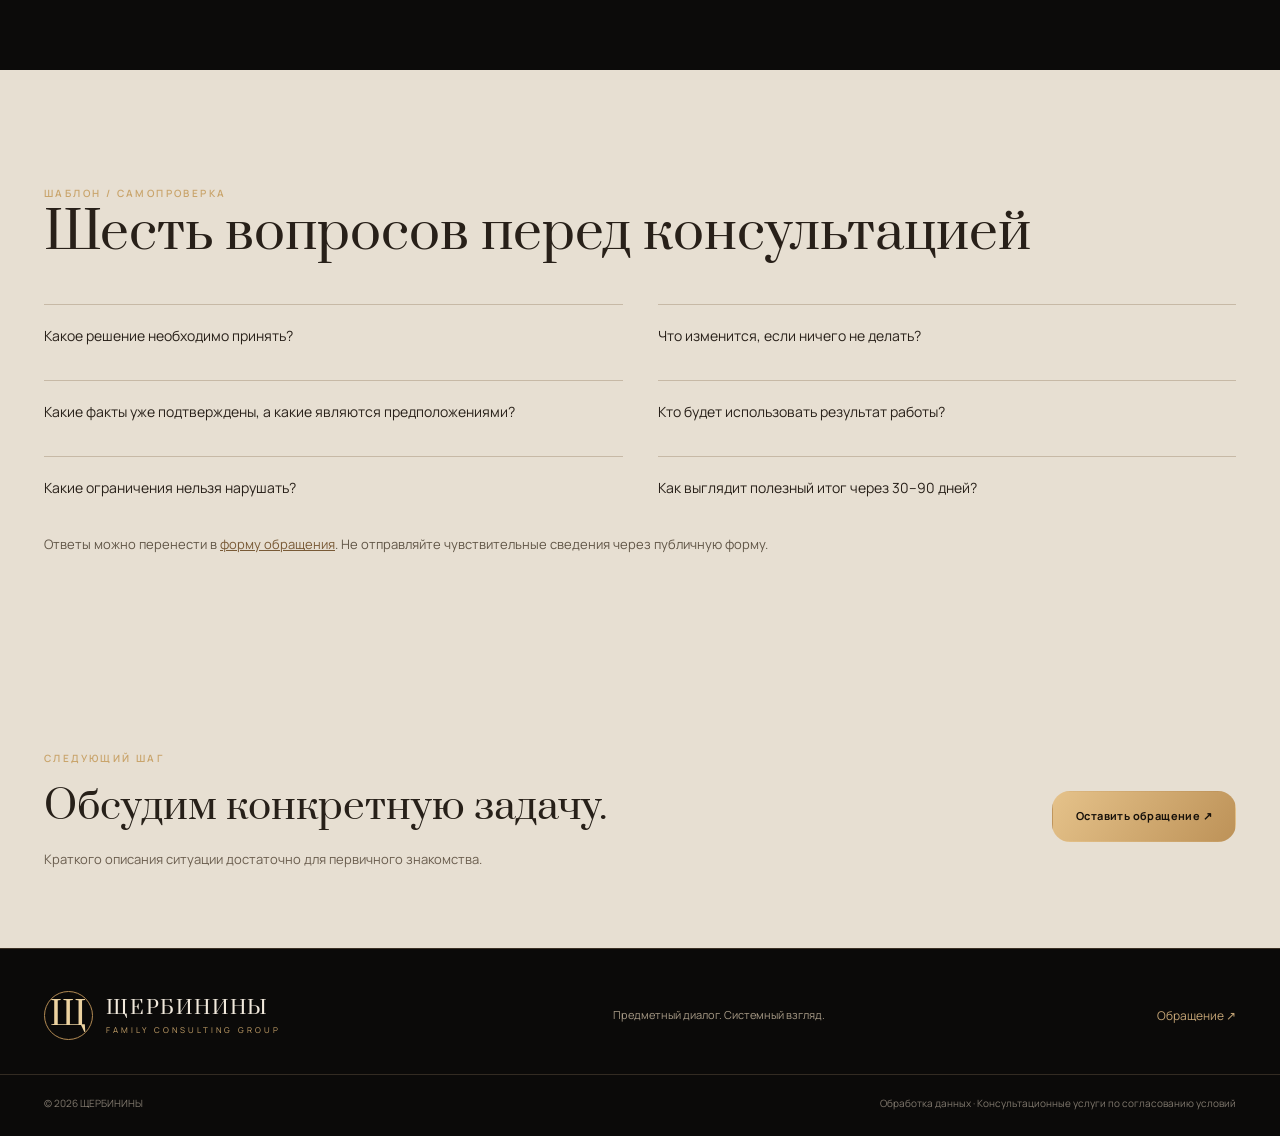
<file: insights.html>
<!doctype html><html lang="ru"><head><meta charset="utf-8"><meta name="viewport" content="width=device-width,initial-scale=1,viewport-fit=cover"><meta name="theme-color" content="#0c0b0a"><meta name="description" content="Щербинины — семейная консалтинговая группа. Аналитика, стратегия, право, коммуникации и работа с организационными задачами."><link rel="preconnect" href="https://fonts.googleapis.com"><link rel="preconnect" href="https://fonts.gstatic.com" crossorigin><link href="https://fonts.googleapis.com/css2?family=Manrope:wght@400;500;600;700&family=Prata&display=swap" rel="stylesheet"><link rel="stylesheet" href="styles.css"><script src="config.js" defer></script><script src="site.js" defer></script><title>Материалы — Щербинины</title></head><body><a class="skip" href="#main">Перейти к содержанию</a><header class="site-header"><a class="brand" href="index.html" aria-label="Щербинины — главная"><span class="brand-monogram">Щ</span><span><strong>ЩЕРБИНИНЫ</strong><small>FAMILY CONSULTING GROUP</small></span></a><nav id="nav" class="nav" aria-label="Основная навигация"><a href="services.html">Экспертиза</a><a href="approach.html">Подход</a><a href="cases.html">Сценарии задач</a><a href="insights.html">Материалы</a><a href="contact.html">Обращение</a></nav><a class="header-action" href="contact.html">Обсудить задачу ↗</a><button class="menu-toggle" id="menuToggle" aria-controls="nav" aria-expanded="false" aria-label="Открыть меню"><span></span><span></span><span></span></button></header><main id="main"><section class="inner-hero"><div class="container"><div class="eyebrow gold">РАБОЧИЕ МАТЕРИАЛЫ / 04</div><h1>Инструменты мышления</h1><p>Небольшие практические материалы для самостоятельной подготовки к консультации и управленческому обсуждению.</p></div></section><section class="section"><div class="container"><h2 class="inner-heading">Короткие рабочие схемы</h2><div class="info-grid"><article class="info-card"><span class="card-count">01</span><h3>Матрица решения</h3><p>Для каждого варианта зафиксируйте ожидаемый эффект, затраты, необратимые последствия, ключевые допущения и сигнал для пересмотра решения.</p></article><article class="info-card"><span class="card-count">02</span><h3>Проверка метрики</h3><p>Определите, какое поведение измеряет показатель, кто влияет на него, какова задержка данных и можно ли улучшить метрику без улучшения результата.</p></article><article class="info-card"><span class="card-count">03</span><h3>Карта заинтересованных сторон</h3><p>Разделите участников по влиянию на решение, уровню вовлечённости, интересам и потенциальным конфликтам. Не путайте формальные роли с реальным влиянием.</p></article><article class="info-card"><span class="card-count">04</span><h3>Качество стратегической гипотезы</h3><p>Хорошая гипотеза содержит механизм изменения, проверяемое следствие, ограничения, альтернативное объяснение и условие отказа.</p></article><article class="info-card"><span class="card-count">05</span><h3>Правовой чек-лист до сделки</h3><p>Проверьте полномочия подписантов, структуру владения, существенные обязательства, ограничения, порядок согласований и применимое право.</p></article><article class="info-card"><span class="card-count">06</span><h3>Аудит позиционирования</h3><p>Сформулируйте конкретную аудиторию, её задачу, альтернативы, доказуемое отличие предложения и причину доверять именно вам.</p></article></div></div></section><section class="section editorial-light"><div class="container"><div class="eyebrow gold">ШАБЛОН / САМОПРОВЕРКА</div><h2 class="inner-heading">Шесть вопросов перед консультацией</h2><ol class="numbered-questions"><li>Какое решение необходимо принять?</li><li>Что изменится, если ничего не делать?</li><li>Какие факты уже подтверждены, а какие являются предположениями?</li><li>Кто будет использовать результат работы?</li><li>Какие ограничения нельзя нарушать?</li><li>Как выглядит полезный итог через 30–90 дней?</li></ol><p>Ответы можно перенести в <a href="contact.html">форму обращения</a>. Не отправляйте чувствительные сведения через публичную форму.</p></div></section><section class="small-cta"><div class="container small-cta-grid"><div><div class="eyebrow gold">СЛЕДУЮЩИЙ ШАГ</div><h2>Обсудим конкретную задачу.</h2><p>Краткого описания ситуации достаточно для первичного знакомства.</p></div><a class="btn btn-gold" href="contact.html">Оставить обращение ↗</a></div></section></main><footer class="footer"><div class="container footer-grid"><div class="footer-brand"><span class="brand-monogram">Щ</span><div><strong>ЩЕРБИНИНЫ</strong><small>FAMILY CONSULTING GROUP</small></div></div><p>Предметный диалог. Системный взгляд.</p><a href="contact.html">Обращение ↗</a></div><div class="container footer-bottom"><span>© <span class="js-year"></span> ЩЕРБИНИНЫ</span><span><a href="privacy.html">Обработка данных</a> · Консультационные услуги по согласованию условий</span></div></footer></body></html>
</file>
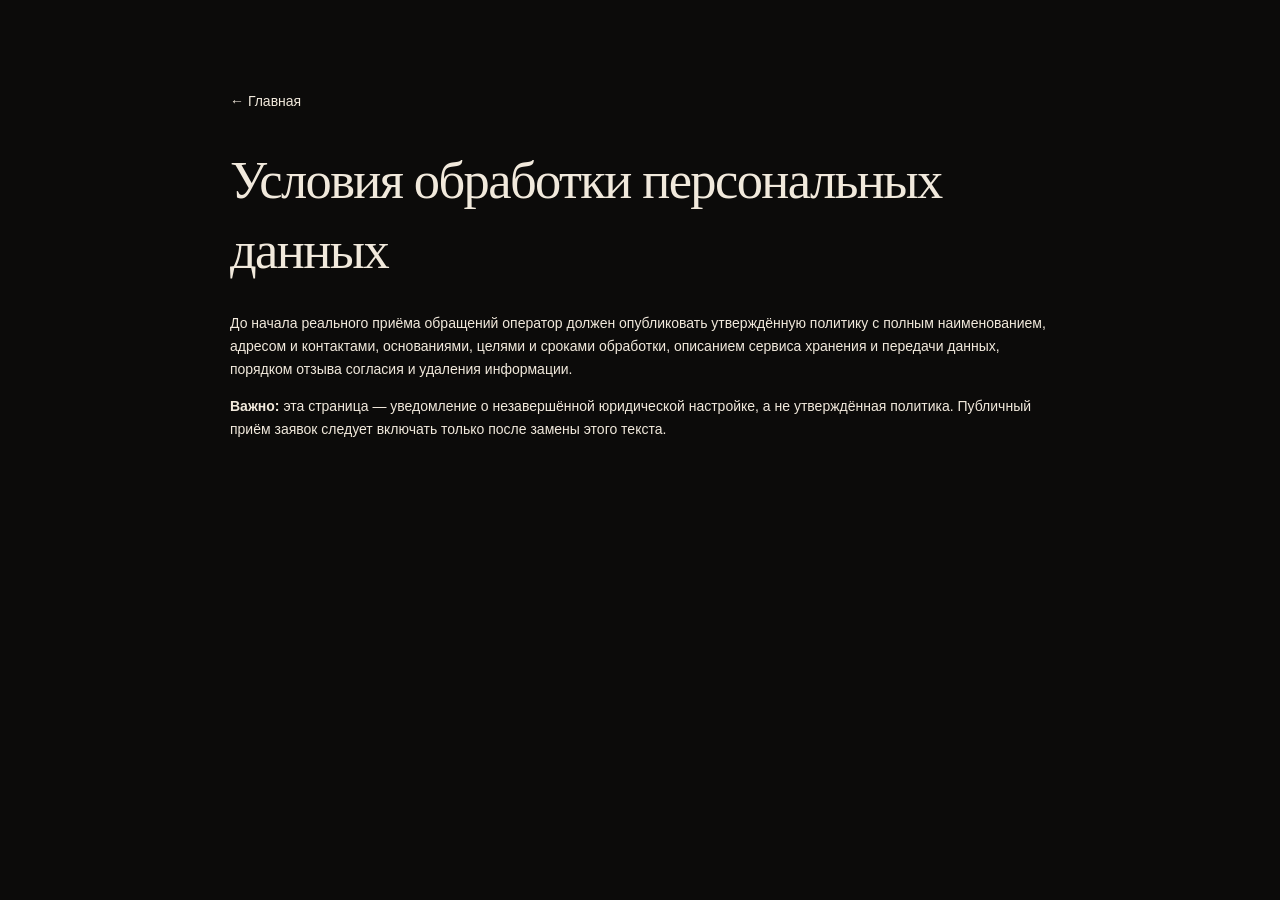
<file: privacy.html>
<!doctype html><html lang="ru"><head><meta charset="utf-8"><meta name="viewport" content="width=device-width,initial-scale=1"><title>Условия обработки данных — Щербинины</title><link rel="stylesheet" href="styles.css"></head><body><main class="container" style="max-width:820px;padding:90px 0"><a href="index.html">← Главная</a><h1>Условия обработки персональных данных</h1><p>До начала реального приёма обращений оператор должен опубликовать утверждённую политику с полным наименованием, адресом и контактами, основаниями, целями и сроками обработки, описанием сервиса хранения и передачи данных, порядком отзыва согласия и удаления информации.</p><p><strong>Важно:</strong> эта страница — уведомление о незавершённой юридической настройке, а не утверждённая политика. Публичный приём заявок следует включать только после замены этого текста.</p></main></body></html>
</file>
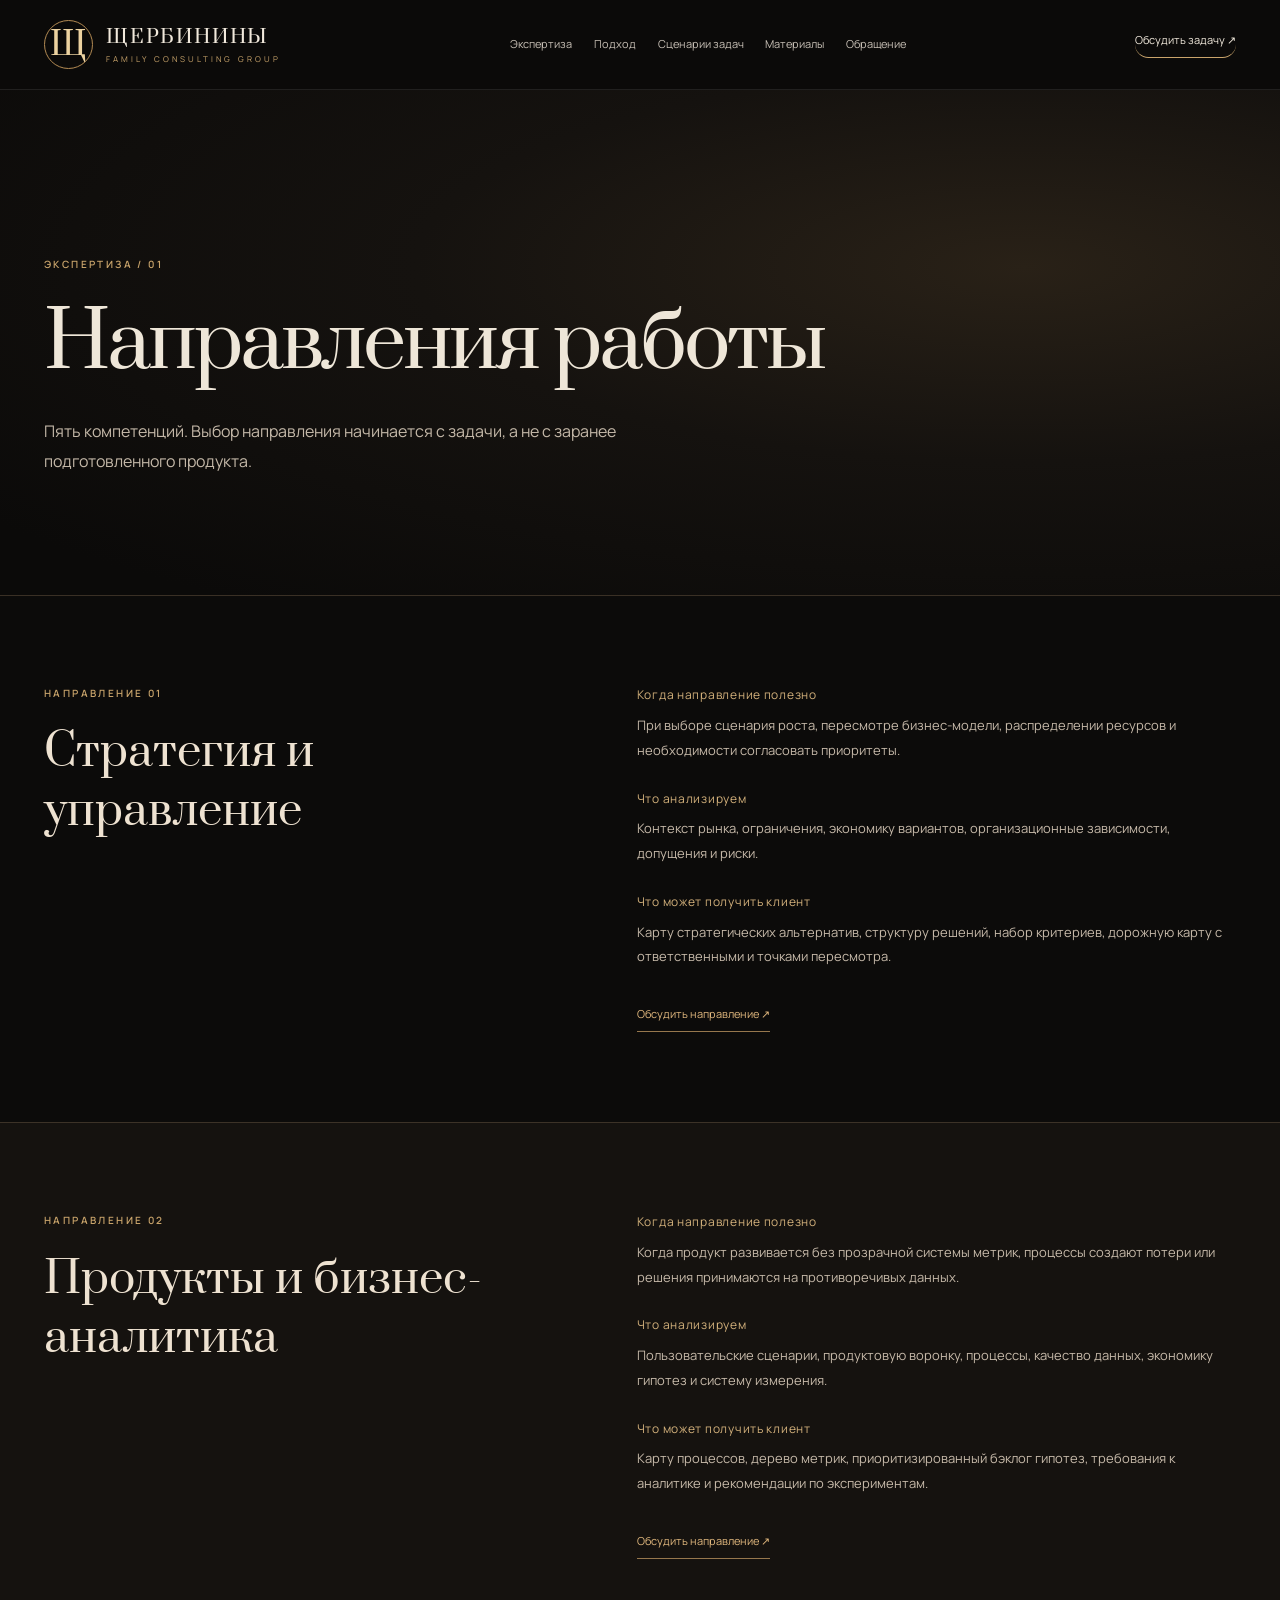
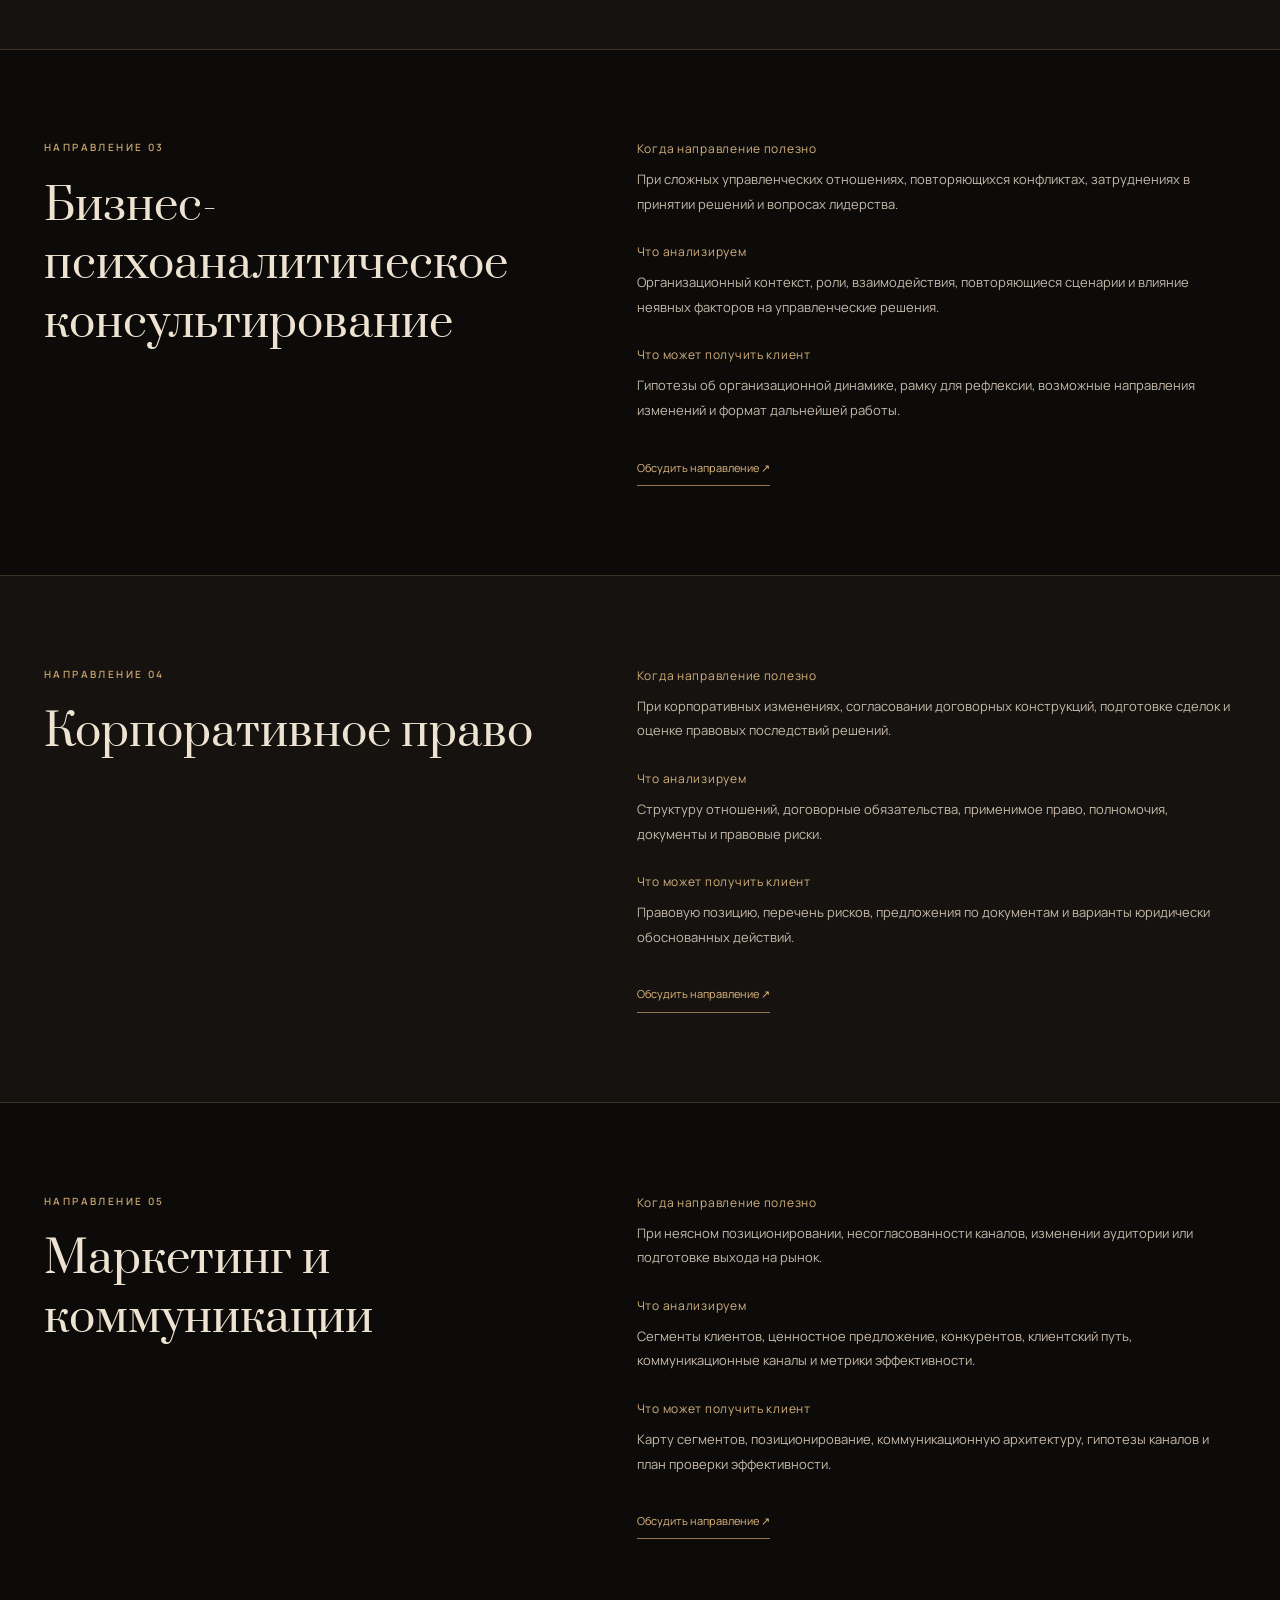
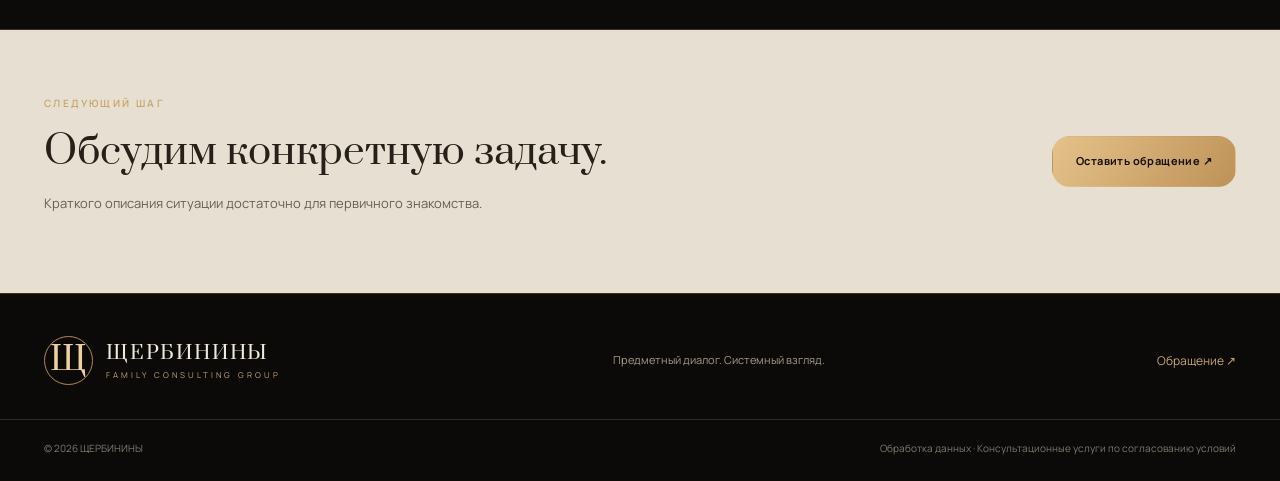
<file: services.html>
<!doctype html><html lang="ru"><head><meta charset="utf-8"><meta name="viewport" content="width=device-width,initial-scale=1,viewport-fit=cover"><meta name="theme-color" content="#0c0b0a"><meta name="description" content="Щербинины — семейная консалтинговая группа. Аналитика, стратегия, право, коммуникации и работа с организационными задачами."><link rel="preconnect" href="https://fonts.googleapis.com"><link rel="preconnect" href="https://fonts.gstatic.com" crossorigin><link href="https://fonts.googleapis.com/css2?family=Manrope:wght@400;500;600;700&family=Prata&display=swap" rel="stylesheet"><link rel="stylesheet" href="styles.css"><script src="config.js" defer></script><script src="site.js" defer></script><title>Экспертиза — Щербинины</title></head><body><a class="skip" href="#main">Перейти к содержанию</a><header class="site-header"><a class="brand" href="index.html" aria-label="Щербинины — главная"><span class="brand-monogram">Щ</span><span><strong>ЩЕРБИНИНЫ</strong><small>FAMILY CONSULTING GROUP</small></span></a><nav id="nav" class="nav" aria-label="Основная навигация"><a href="services.html">Экспертиза</a><a href="approach.html">Подход</a><a href="cases.html">Сценарии задач</a><a href="insights.html">Материалы</a><a href="contact.html">Обращение</a></nav><a class="header-action" href="contact.html">Обсудить задачу ↗</a><button class="menu-toggle" id="menuToggle" aria-controls="nav" aria-expanded="false" aria-label="Открыть меню"><span></span><span></span><span></span></button></header><main id="main"><section class="inner-hero"><div class="container"><div class="eyebrow gold">ЭКСПЕРТИЗА / 01</div><h1>Направления работы</h1><p>Пять компетенций. Выбор направления начинается с задачи, а не с заранее подготовленного продукта.</p></div></section><section class="service-detail" id="direction-1"><div class="container detail-grid"><div><div class="eyebrow gold">НАПРАВЛЕНИЕ 01</div><h2>Стратегия и управление</h2></div><div class="detail-body"><h3>Когда направление полезно</h3><p>При выборе сценария роста, пересмотре бизнес-модели, распределении ресурсов и необходимости согласовать приоритеты.</p><h3>Что анализируем</h3><p>Контекст рынка, ограничения, экономику вариантов, организационные зависимости, допущения и риски.</p><h3>Что может получить клиент</h3><p>Карту стратегических альтернатив, структуру решений, набор критериев, дорожную карту с ответственными и точками пересмотра.</p><a class="text-link" href="contact.html?service=strategy">Обсудить направление ↗</a></div></div></section><section class="service-detail" id="direction-2"><div class="container detail-grid"><div><div class="eyebrow gold">НАПРАВЛЕНИЕ 02</div><h2>Продукты и бизнес-аналитика</h2></div><div class="detail-body"><h3>Когда направление полезно</h3><p>Когда продукт развивается без прозрачной системы метрик, процессы создают потери или решения принимаются на противоречивых данных.</p><h3>Что анализируем</h3><p>Пользовательские сценарии, продуктовую воронку, процессы, качество данных, экономику гипотез и систему измерения.</p><h3>Что может получить клиент</h3><p>Карту процессов, дерево метрик, приоритизированный бэклог гипотез, требования к аналитике и рекомендации по экспериментам.</p><a class="text-link" href="contact.html?service=analytics">Обсудить направление ↗</a></div></div></section><section class="service-detail" id="direction-3"><div class="container detail-grid"><div><div class="eyebrow gold">НАПРАВЛЕНИЕ 03</div><h2>Бизнес-психоаналитическое консультирование</h2></div><div class="detail-body"><h3>Когда направление полезно</h3><p>При сложных управленческих отношениях, повторяющихся конфликтах, затруднениях в принятии решений и вопросах лидерства.</p><h3>Что анализируем</h3><p>Организационный контекст, роли, взаимодействия, повторяющиеся сценарии и влияние неявных факторов на управленческие решения.</p><h3>Что может получить клиент</h3><p>Гипотезы об организационной динамике, рамку для рефлексии, возможные направления изменений и формат дальнейшей работы.</p><a class="text-link" href="contact.html?service=human">Обсудить направление ↗</a></div></div></section><section class="service-detail" id="direction-4"><div class="container detail-grid"><div><div class="eyebrow gold">НАПРАВЛЕНИЕ 04</div><h2>Корпоративное право</h2></div><div class="detail-body"><h3>Когда направление полезно</h3><p>При корпоративных изменениях, согласовании договорных конструкций, подготовке сделок и оценке правовых последствий решений.</p><h3>Что анализируем</h3><p>Структуру отношений, договорные обязательства, применимое право, полномочия, документы и правовые риски.</p><h3>Что может получить клиент</h3><p>Правовую позицию, перечень рисков, предложения по документам и варианты юридически обоснованных действий.</p><a class="text-link" href="contact.html?service=legal">Обсудить направление ↗</a></div></div></section><section class="service-detail" id="direction-5"><div class="container detail-grid"><div><div class="eyebrow gold">НАПРАВЛЕНИЕ 05</div><h2>Маркетинг и коммуникации</h2></div><div class="detail-body"><h3>Когда направление полезно</h3><p>При неясном позиционировании, несогласованности каналов, изменении аудитории или подготовке выхода на рынок.</p><h3>Что анализируем</h3><p>Сегменты клиентов, ценностное предложение, конкурентов, клиентский путь, коммуникационные каналы и метрики эффективности.</p><h3>Что может получить клиент</h3><p>Карту сегментов, позиционирование, коммуникационную архитектуру, гипотезы каналов и план проверки эффективности.</p><a class="text-link" href="contact.html?service=marketing">Обсудить направление ↗</a></div></div></section><section class="small-cta"><div class="container small-cta-grid"><div><div class="eyebrow gold">СЛЕДУЮЩИЙ ШАГ</div><h2>Обсудим конкретную задачу.</h2><p>Краткого описания ситуации достаточно для первичного знакомства.</p></div><a class="btn btn-gold" href="contact.html">Оставить обращение ↗</a></div></section></main><footer class="footer"><div class="container footer-grid"><div class="footer-brand"><span class="brand-monogram">Щ</span><div><strong>ЩЕРБИНИНЫ</strong><small>FAMILY CONSULTING GROUP</small></div></div><p>Предметный диалог. Системный взгляд.</p><a href="contact.html">Обращение ↗</a></div><div class="container footer-bottom"><span>© <span class="js-year"></span> ЩЕРБИНИНЫ</span><span><a href="privacy.html">Обработка данных</a> · Консультационные услуги по согласованию условий</span></div></footer></body></html>
</file>
<file: styles.css>
:root{--bg:#0c0b0a;--panel:#151310;--panel2:#1b1814;--line:#3a3226;--gold:#c9a46b;--gold-light:#ecd2a0;--ivory:#f1e9dc;--muted:#aaa399;--serif:'Prata',Georgia,serif;--sans:'Manrope',Arial,sans-serif}*{box-sizing:border-box}html{scroll-behavior:smooth}body{margin:0;background:var(--bg);color:var(--ivory);font-family:var(--sans);font-size:14px;line-height:1.65}button,textarea{font:inherit}button{cursor:pointer}a{color:inherit;text-decoration:none}img{display:block;max-width:100%}::selection{background:var(--gold);color:#111}.skip{position:absolute;top:-60px;left:20px;background:#fff;color:#111;padding:10px;z-index:20}.skip:focus{top:10px}.container{max-width:1330px;margin:auto;padding:0 44px}.site-header{height:90px;padding:0 44px;display:flex;align-items:center;justify-content:space-between;gap:25px;border-bottom:1px solid #ffffff17;background:#0c0b0aed;backdrop-filter:blur(16px);position:sticky;top:0;z-index:10}.brand,.footer-brand{display:flex;align-items:center;gap:13px;flex-shrink:0}.brand-monogram{width:49px;height:49px;border:1px solid #b38a53;border-radius:50%;display:grid;place-items:center;color:var(--gold-light);font:32px var(--serif)}.brand strong,.footer-brand strong{display:block;font:19px var(--serif);letter-spacing:1.8px}.brand small,.footer-brand small{display:block;font-size:8px;letter-spacing:3px;color:var(--gold);margin-top:2px}.nav{display:flex;align-items:center;gap:31px}.nav a{font-size:11px;color:#c8c0b6;transition:color .2s}.nav a:hover,.text-link:hover{color:var(--gold-light)}.header-action{border-bottom:1px solid var(--gold);padding-bottom:8px;font-size:11px;white-space:nowrap}.header-action span{color:var(--gold);margin-left:12px}.menu-toggle{display:none}.hero{min-height:700px;position:relative;overflow:hidden;background:radial-gradient(ellipse at 80% 40%,#332519 0%,#17120e 33%,#0c0b0a 72%)}.hero:before{content:'';position:absolute;inset:0;background:linear-gradient(90deg,#0b0a09 0%,transparent 80%),repeating-linear-gradient(90deg,transparent 0,transparent 119px,#ffffff04 120px);pointer-events:none}.hero-grid{position:relative;min-height:645px;display:grid;grid-template-columns:1.05fr .95fr;align-items:center;gap:20px}.hero-copy{padding:62px 0 70px;z-index:1}.eyebrow{color:#d3b88b;font-size:10px;letter-spacing:2.4px;font-weight:600}.eyebrow .line{display:inline-block;width:32px;border-top:1px solid var(--gold);vertical-align:middle;margin-right:14px}.eyebrow.gold{color:var(--gold)}h1,h2,h3,p{margin-top:0}h1,h2,h3{font-weight:400}h1,h2{font-family:var(--serif);line-height:1.34}h1{font-size:clamp(36px,4.1vw,63px);letter-spacing:-1.6px;margin:32px 0 26px}h1 em,h2 em,.feature-inner em{font-style:normal;color:var(--gold)}.hero-lead{max-width:520px;font-size:14px;line-height:1.95;color:#bcb5ab}.hero-actions{display:flex;gap:12px;flex-wrap:wrap;margin-top:35px}.btn{border:1px solid transparent;min-height:51px;padding:0 23px;display:inline-flex;align-items:center;justify-content:space-between;gap:38px;font-size:11px;font-weight:700;letter-spacing:.4px;transition:transform .2s,background .2s}.btn:hover{transform:translateY(-2px)}.btn-gold{background:linear-gradient(125deg,#e5c28a,#bd9258);color:#17110a}.btn-outline{border-color:#756348;color:#eee1ce;background:#ffffff04}.btn-outline:hover{background:#ffffff0c}.hero-meta{display:flex;gap:17px;align-items:center;margin-top:70px;color:#948c81;font-size:9px;letter-spacing:2px}.hero-meta i{color:var(--gold);font-style:normal}.hero-art{position:relative;display:flex;align-items:center;justify-content:center;min-width:0}.hero-art-frame{width:min(100%,570px);aspect-ratio:1/1;display:flex;align-items:center;justify-content:center;mask-image:radial-gradient(ellipse at center,#000 49%,transparent 78%)}.hero-art img{width:110%;max-width:none;mix-blend-mode:screen;filter:contrast(1.08) saturate(.9)}.hero-art-caption{position:absolute;bottom:12px;color:#b79b71;font-size:9px;letter-spacing:3px}.hero-bottom{position:relative;display:flex;justify-content:space-between;padding-bottom:24px;color:#8d8378;font-size:9px;letter-spacing:2px}.manifesto{background:#eae1d3;color:#1e1a16;padding:62px 0}.manifesto-grid{display:grid;grid-template-columns:180px 1fr 250px;align-items:start;gap:45px}.section-index{font-size:10px;letter-spacing:1.5px;color:#8c6d42}.manifesto p{font:clamp(19px,2vw,29px)/1.55 var(--serif);margin:0}.manifesto p em{font-style:normal;color:#9d7442}.manifesto-aside{border-left:1px solid #b5a78f;padding-left:24px;color:#6e655a;font-size:12px;line-height:1.9}.section{padding:115px 0}.section-heading{display:flex;justify-content:space-between;gap:40px;align-items:end;margin-bottom:46px}.section-heading h2,.about h2,.editorial h2,.closing h2{font-size:clamp(30px,3.5vw,49px);margin:16px 0 0;letter-spacing:-.8px}.section-heading>p{max-width:300px;color:var(--muted);font-size:12px;line-height:1.9;margin-bottom:6px}.services{display:grid;grid-template-columns:repeat(3,1fr);gap:12px}.service-card{background:linear-gradient(145deg,#1b1814,#12110f);border:1px solid #3b342b;min-height:335px;padding:28px;display:flex;flex-direction:column;transition:border-color .25s,transform .25s}.service-card:hover{border-color:#ad8b5b;transform:translateY(-3px)}.service-top{display:flex;justify-content:space-between;align-items:start;color:#b8a78d;font:12px var(--serif)}.service-icon{font-size:31px;color:var(--gold);line-height:1}.service-card h3{font:22px/1.4 var(--serif);margin:38px 0 14px;min-height:62px}.service-card p{font-size:12px;color:#a7a097;line-height:1.85}.text-link{display:inline-flex;gap:20px;align-items:center;background:none;border:0;border-bottom:1px solid #96774d;color:#e5c99b;padding:0 0 8px;text-align:left;width:max-content;max-width:100%;font-size:11px;margin-top:auto}.service-card-feature{background:radial-gradient(circle at 70% 20%,#4d3722,#22180f 65%,#16120e);border-color:#6e5437}.feature-inner{display:flex;flex-direction:column;height:100%}.feature-inner h3{font-size:30px;margin:35px 0 14px}.editorial{display:grid;grid-template-columns:48% 52%;background:#191612;min-height:600px}.editorial-image{position:relative;overflow:hidden;background:#231c15}.editorial-image img{width:100%;height:100%;object-fit:cover;filter:brightness(.72) saturate(.72)}.editorial-image:after{content:'';position:absolute;inset:0;background:linear-gradient(90deg,transparent,#19161288)}.editorial-content{padding:85px min(8vw,115px) 85px 75px}.editorial h2{margin:18px 0 22px}.editorial-content>p{font-size:12px;color:#b8aea2;line-height:1.95;max-width:510px}.steps{margin-top:34px;border-top:1px solid var(--line)}.steps>div{display:flex;gap:25px;border-bottom:1px solid var(--line);padding:17px 0}.steps span{font:17px var(--serif);color:var(--gold)}.steps p{margin:0}.steps strong{display:block;font-size:12px;font-weight:600}.steps small{display:block;color:#a69d91;font-size:11px;margin-top:3px}.navigator{background:#100f0d}.navigator-shell{display:grid;grid-template-columns:1.2fr .8fr;border:1px solid #574632}.navigator-left{padding:36px 42px}.navigator-step{display:flex;justify-content:space-between;gap:10px;font-size:10px;color:var(--gold);letter-spacing:1.4px}.navigator-step span{color:#999083}.problem-list{border:0;padding:0;margin:25px 0 0;min-width:0}.problem-list legend{font:20px/1.5 var(--serif);margin-bottom:18px}.problem-option{display:flex;align-items:center;gap:15px;border:1px solid #383129;padding:14px 17px;margin-bottom:9px;cursor:pointer;transition:background .2s,border-color .2s}.problem-option:has(input:checked){background:#332719;border-color:#bb9561}.problem-option input{accent-color:#cda870;flex-shrink:0}.problem-option span{font-size:12px;flex:1}.problem-option b{font-weight:400;color:var(--gold)}.navigator-step.second{border-top:1px solid #4a3a2b;margin-top:29px;padding-top:23px}.field-label{display:block;margin:15px 0 10px;font-size:12px}.navigator textarea{width:100%;resize:vertical;min-height:93px;background:#1c1915;border:1px solid #524334;color:var(--ivory);padding:15px;outline:0;font-size:12px}.navigator textarea:focus{border-color:var(--gold)}.field-hint{color:#948c81;font-size:10px;margin-top:8px}.navigator-result{background:radial-gradient(circle at 50% 5%,#503820,#261c13 52%,#1a1510);padding:45px 42px;display:flex;flex-direction:column;align-items:flex-start}.result-eyebrow,.result-label{font-size:9px;color:#c6a471;letter-spacing:2px}.result-mark{font:75px var(--serif);color:#d6b078;margin:28px 0 8px}.navigator-result h3{font:27px/1.4 var(--serif);margin-bottom:15px}.navigator-result>p{font-size:12px;line-height:1.9;color:#c5b8a6}.result-divider{width:100%;border-top:1px solid #6e563c;margin:23px 0}.result-format{margin-top:13px}.result-button{width:100%;margin-top:auto}.result-disclaimer{color:#b4a391;font-size:10px;line-height:1.7;margin-top:17px}.about{background:#e9e1d4;color:#1a1713}.about-grid{display:grid;grid-template-columns:1fr .9fr;gap:100px;align-items:center}.about h2{margin:20px 0 25px}.about p{font-size:13px;color:#62584b;line-height:2;max-width:560px}.about .text-link{margin-top:15px;color:#77552e}.about-visual{position:relative}.about-visual img{width:100%;aspect-ratio:1.25;object-fit:cover;filter:saturate(.75)}.visual-caption{background:#17130f;color:#d4b482;padding:14px 20px;font-size:9px;letter-spacing:1.8px;display:flex;justify-content:space-between}.closing{padding:100px 0 110px;text-align:center;background:radial-gradient(ellipse at center,#332519,#0c0b0a 72%)}.closing-content{max-width:850px}.closing h2{margin:22px 0}.closing p{font-size:13px;color:#b7ac9c;margin-bottom:28px}.footer{border-top:1px solid #3b3024;background:#0b0a09;padding:42px 0 25px}.footer-grid{display:flex;align-items:center;justify-content:space-between;gap:20px}.footer-grid p{font-size:11px;color:#a89b87;margin:0}.footer-grid>a{color:#c5a576;font-size:12px}.footer-bottom{border-top:1px solid #332b22;margin-top:34px;padding-top:20px;display:flex;justify-content:space-between;gap:20px;color:#81796e;font-size:10px}.service-dialog{max-width:590px;width:calc(100% - 32px);background:#191510;color:#eee4d5;border:1px solid #b28c57;padding:45px;box-shadow:0 25px 90px #000a}.service-dialog::backdrop{background:#050403d9;backdrop-filter:blur(6px)}.service-dialog h2{font:31px/1.4 var(--serif);margin:22px 0}.service-dialog p,.service-dialog li{font-size:13px;color:#b9ac9a;line-height:1.9}.service-dialog h3{font:17px var(--serif);margin:28px 0 12px}.service-dialog ul{padding-left:20px}.service-dialog li{margin-bottom:8px}.dialog-close{position:absolute;top:15px;right:19px;background:none;border:0;color:var(--gold);font-size:29px}.dialog-actions{margin-top:30px}@media(max-width:1100px){.nav{gap:15px}.site-header{padding:0 24px}.container{padding:0 26px}.manifesto-grid{grid-template-columns:130px 1fr;gap:25px}.manifesto-aside{grid-column:2}.editorial-content{padding:60px 35px}.service-card{padding:22px}.service-card h3{font-size:19px}}@media(max-width:760px){.site-header{height:75px;padding:0 18px}.brand strong{font-size:15px}.brand small{font-size:7px;letter-spacing:1.8px}.brand-monogram{width:40px;height:40px;font-size:26px}.header-action{display:none}.menu-toggle{display:flex;flex-direction:column;gap:5px;background:none;border:0;padding:10px}.menu-toggle span{width:22px;height:1px;background:var(--gold)}.nav{display:none;position:absolute;top:75px;left:0;right:0;background:#17130f;padding:20px;flex-direction:column;align-items:stretch;border-bottom:1px solid #5d462c}.nav.open{display:flex}.nav a{font-size:13px;padding:8px}.container{padding:0 20px}.hero-grid{display:flex;flex-direction:column-reverse;gap:0;min-height:0}.hero-art{height:275px;width:100%;margin-top:20px}.hero-art-frame{height:310px;width:310px}.hero-art-caption{bottom:0}.hero-copy{padding:35px 0 30px}.hero h1{font-size:clamp(32px,8vw,48px);margin:24px 0}.hero-meta{margin-top:36px;gap:10px;letter-spacing:1px}.hero-bottom{padding:25px 20px}.manifesto{padding:45px 0}.manifesto-grid{display:block}.manifesto p{margin:18px 0}.manifesto-aside{margin-top:22px}.section{padding:70px 0}.section-heading{display:block}.section-heading>p{margin-top:17px;max-width:520px}.services{grid-template-columns:1fr 1fr}.service-card{min-height:310px}.service-card h3{font-size:19px;margin:28px 0 10px}.editorial{display:block}.editorial-image{height:300px}.editorial-content{padding:55px 24px}.navigator-shell{grid-template-columns:1fr}.navigator-left,.navigator-result{padding:30px 23px}.navigator-result{min-height:420px}.about-grid{grid-template-columns:1fr;gap:40px}.footer-grid{flex-wrap:wrap}.footer-bottom{flex-direction:column}}@media(max-width:490px){.services{grid-template-columns:1fr}.service-card{min-height:260px}.service-card h3{min-height:0}.hero-actions{flex-direction:column;align-items:stretch}.hero-actions .btn{width:100%}.hero-meta{font-size:8px}.hero-bottom{font-size:8px}.navigator-step{font-size:9px}.footer-grid{align-items:start;flex-direction:column}.service-dialog{padding:28px 22px}}@media(prefers-reduced-motion:reduce){html{scroll-behavior:auto}*,*:before,*:after{transition:none!important}}

/* V2 / Design system — quiet precision, soft geometry */
:root{--radius-xs:8px;--radius-sm:12px;--radius-md:18px;--radius-lg:24px;--radius-xl:32px;--focus:#f0c98d;--ease:cubic-bezier(.22,1,.36,1)}
:focus-visible{outline:2px solid var(--focus);outline-offset:4px}
button,a,input,textarea,select{-webkit-tap-highlight-color:transparent}
button:focus:not(:focus-visible),a:focus:not(:focus-visible){outline:none}
.btn,.header-action,.service-card,.problem-option,.navigator-shell,.navigator-result,.service-dialog,.about-visual,.about-visual img,.editorial-image,.contact-panel,.contact-note{border-radius:var(--radius-md)}
.btn{position:relative;transition:transform .24s var(--ease),background-color .2s,border-color .2s,filter .2s;will-change:transform}
.btn:hover{transform:translateY(-1px);filter:brightness(1.035)}
.btn:active{transform:translateY(2px) scale(.985);filter:brightness(.96);transition-duration:.12s}
.btn:disabled{opacity:.55;cursor:wait;transform:none}
.text-link,.header-action,.dialog-close{transition:transform .2s var(--ease),color .2s}
.text-link:active,.header-action:active,.dialog-close:active{transform:translateY(2px)}
.service-card{transition:transform .35s var(--ease),border-color .3s,background-color .3s}
.service-card:hover{transform:translateY(-2px)}
.service-card:active{transform:translateY(0)}
.problem-option{transition:border-color .2s,background .2s,transform .2s var(--ease)}
.problem-option:active{transform:scale(.993)}
.hero-art-frame{mask-image:none;-webkit-mask-image:none;overflow:hidden;border-radius:50%;isolation:isolate}
.hero-art img{width:100%;height:100%;object-fit:contain;mix-blend-mode:normal;filter:none}
.editorial-image:after{display:none}
.editorial-image img{filter:saturate(.86) brightness(.9)}
.about-visual img{filter:saturate(.9)}
.hero{background:radial-gradient(ellipse at 85% 38%,#211b15 0%,#12100e 47%,#0c0b0a 83%)}
.hero:before{background:repeating-linear-gradient(90deg,transparent 0,transparent 119px,#ffffff04 120px)}
.navigator-shell{overflow:hidden}
.service-dialog{border-radius:var(--radius-lg)}
.navigator textarea,.contact input:not([type=checkbox]),.contact textarea,.contact select{border-radius:var(--radius-sm)}
.contact{background:#eae3d8;color:#211d18}
.contact-grid{display:grid;grid-template-columns:.82fr 1.18fr;gap:clamp(30px,7vw,110px);align-items:start}
.contact h2{font:clamp(38px,4vw,58px)/1.2 var(--serif);margin:20px 0 28px;letter-spacing:-.8px}
.contact h2 em{color:#9c754a;font-style:normal}
.contact-intro>p{max-width:420px;color:#62594d;font-size:13px;line-height:2}
.contact-note{background:#ded4c4;padding:24px 26px;font-size:12px;line-height:2.8;margin:30px 0;color:#50473b}
.contact-note span{font-family:var(--serif);color:#8b663e;margin-right:14px}
.contact-privacy{font-size:11px!important;color:#766b5f!important}
.contact-panel{background:#171511;color:#f2e8d8;padding:clamp(22px,3vw,42px);box-shadow:0 20px 65px #281b0c13}
.form-top{display:flex;justify-content:space-between;gap:10px;color:#bfa77f;font-size:10px;letter-spacing:1.4px;padding-bottom:24px;border-bottom:1px solid #403629;margin-bottom:24px}
.contact form label:not(.consent){display:flex;flex-direction:column;gap:9px;margin-bottom:20px;font-size:11px;color:#d8cbb8}
.contact form label>span[aria-hidden]{color:#d8ae70}
.form-row{display:grid;grid-template-columns:1fr 1fr;gap:15px}
.contact input:not([type=checkbox]),.contact textarea,.contact select{width:100%;padding:14px 15px;background:#24201b;border:1px solid #504333;color:#f3eadf;outline:none;font:12px var(--sans);min-height:49px;transition:border-color .2s,background .2s}
.contact input:focus,.contact textarea:focus,.contact select:focus{border-color:#c9a46b;background:#2b241d}
.contact textarea{resize:vertical;min-height:145px}
.contact input::placeholder,.contact textarea::placeholder{color:#938679}
.consent{display:flex;gap:12px;align-items:start;font-size:11px;line-height:1.7;color:#c4b7a7;cursor:pointer}
.consent input{accent-color:#c9a46b;margin-top:4px}
.consent a{text-decoration:underline;text-underline-offset:3px;color:#e3c493}
.form-actions{display:flex;gap:18px;align-items:center;margin-top:25px;flex-wrap:wrap}
.form-caption{font-size:10px;color:#a69a8b}
.form-status{margin:18px 0 0;font-size:12px;line-height:1.7}
.form-status:empty{display:none}
.form-status.is-warning{color:#f0c58b}
.form-status.is-success{color:#bcd8b0}
.reveal{opacity:0;transform:translateY(18px);transition:opacity .75s var(--ease),transform .75s var(--ease)}
.reveal.is-visible{opacity:1;transform:translateY(0)}
@media(max-width:900px){.contact-grid{grid-template-columns:1fr;gap:26px}.contact-intro>p{max-width:680px}}
@media(max-width:560px){.form-row{grid-template-columns:1fr;gap:0}.contact-panel{padding:22px}.form-actions .btn{width:100%}.contact-note{padding:17px}.hero-art-frame{border-radius:50%}}
@media(prefers-reduced-motion:reduce){.reveal{opacity:1;transform:none;transition:none}.btn:active,.problem-option:active{transform:none}}

/* V3 / responsive editorial site */
*,*::before,*::after{box-sizing:border-box}html{scroll-behavior:smooth;scroll-padding-top:92px}body{overflow-x:hidden}img{max-width:100%;height:auto}
.hero-crest-uncropped{width:100%;height:auto;aspect-ratio:1280/975!important;max-height:none!important;overflow:visible!important;mask:none!important;-webkit-mask:none!important;border:0!important;background:none!important;border-radius:0!important;box-shadow:none!important;display:flex;align-items:center;justify-content:center}
.hero-crest-uncropped img{display:block!important;width:100%!important;height:100%!important;max-height:none!important;object-fit:contain!important;object-position:center!important;clip-path:none!important;mask:none!important;-webkit-mask:none!important;filter:none!important;transform:none!important;mix-blend-mode:normal!important}
.hero-art{min-width:0}.hero-grid{align-items:center}.hero-art-caption{position:relative!important}
.site-header{gap:20px}.site-header .nav{gap:clamp(10px,1.7vw,24px)}.site-header .nav a{white-space:nowrap;font-size:11px}
.inner-hero{padding:clamp(110px,13vw,180px) 0 clamp(65px,8vw,110px);background:radial-gradient(ellipse at 80% 35%,#292117 0%,#15120f 42%,#0b0a09 90%);color:#eee6d8;border-bottom:1px solid #3a3025}
.inner-hero h1{font:clamp(42px,6vw,84px)/1.13 var(--serif);letter-spacing:-.04em;margin:28px 0;max-width:950px}.inner-hero p{font-size:clamp(13px,1.5vw,16px);line-height:1.9;max-width:680px;color:#c4b8a8}
.inner-heading{font:clamp(32px,4vw,56px)/1.22 var(--serif);margin:0 0 40px;color:inherit}
.info-grid{display:grid;grid-template-columns:repeat(3,minmax(0,1fr));gap:16px}.info-card{padding:clamp(24px,3vw,38px);border:1px solid #5d4c35;background:#171410;border-radius:20px;min-width:0}.info-card .card-count{font:12px var(--serif);color:#d4ad75}.info-card h3{font:clamp(19px,2vw,26px)/1.4 var(--serif);margin:24px 0 16px;color:#f1e6d5}.info-card p{font-size:13px;line-height:1.95;color:#b8ac9d}
.service-detail{padding:clamp(52px,7vw,100px) 0;border-bottom:1px solid #3c3227}.service-detail:nth-child(odd){background:#15120f}.detail-grid{display:grid;grid-template-columns:.9fr 1.1fr;gap:clamp(30px,8vw,130px)}.detail-grid h2{font:clamp(28px,3.4vw,48px)/1.35 var(--serif);margin:22px 0;color:#eee2d1}.detail-body h3{font-size:12px;color:#d2b07b;letter-spacing:.06em;margin:0 0 8px}.detail-body p{color:#c6b9a9;line-height:1.9;font-size:13px;margin:0 0 26px}.detail-body .text-link{display:inline-block;margin-top:10px;color:#e1b87e}
.small-cta{padding:65px 0;background:#e7dfd2;color:#272019}.small-cta-grid{display:flex;justify-content:space-between;gap:30px;align-items:center}.small-cta h2{font:clamp(27px,3vw,40px)/1.3 var(--serif);margin:16px 0}.small-cta p{font-size:13px;color:#6a5d4e}.small-cta .btn{white-space:nowrap}
.editorial-light{background:#e7dfd2;color:#282019}.editorial-light .inner-heading{color:#282019}.editorial-light p{color:#615647;font-size:13px;line-height:1.9}.editorial-light a{color:#795a36;text-decoration:underline}.numbered-questions{display:grid;grid-template-columns:1fr 1fr;gap:14px 35px;counter-reset:step;list-style:none;padding:0}.numbered-questions li{border-top:1px solid #c7b9a6;padding:19px 0;font-size:14px;line-height:1.65}
.contact-standalone{background:#eae3d8}.hp-field{position:absolute!important;left:-10000px!important;opacity:0!important;pointer-events:none!important}
@media(max-width:1150px){.site-header .nav{gap:11px}.site-header .nav a{font-size:10px}}
@media(max-width:950px){.info-grid{grid-template-columns:repeat(2,minmax(0,1fr))}.detail-grid{grid-template-columns:1fr;gap:20px}.site-header .nav{gap:14px}}
@media(max-width:640px){.info-grid,.numbered-questions{grid-template-columns:1fr}.small-cta-grid{flex-direction:column;align-items:flex-start}.inner-hero{padding-top:125px}.inner-hero h1{font-size:clamp(36px,10vw,56px)}.hero-crest-uncropped{max-width:100%}.hero-art{overflow:visible}.contact-grid{grid-template-columns:1fr}}
@media(prefers-reduced-motion:reduce){html{scroll-behavior:auto}}
/* final hero media override: never crop the heraldic symbol */
.hero-art,.hero-art-frame,.hero-crest-uncropped{overflow:visible!important}
.hero-art{height:auto!important;min-height:0!important;padding:20px 0}
.hero-crest-uncropped{width:min(100%,570px)!important;height:auto!important;aspect-ratio:1280/975!important;margin-inline:auto}
.hero-crest-uncropped img{width:100%!important;height:auto!important;aspect-ratio:1280/975!important;object-fit:contain!important}
.hero{overflow:visible!important}.hero-art-caption{display:block;text-align:center;margin-top:8px}
@media(max-width:1100px){.site-header{height:75px;padding:0 18px}.site-header .header-action{display:none}.site-header .menu-toggle{display:flex;flex-direction:column;gap:5px;background:none;border:0;padding:10px}.site-header .menu-toggle span{width:22px;height:1px;background:var(--gold)}.site-header .nav{display:none;position:absolute;top:75px;left:0;right:0;background:#17130f;padding:20px;flex-direction:column;align-items:stretch;border-bottom:1px solid #5d462c;gap:10px;box-shadow:0 16px 30px #0005}.site-header .nav.open{display:flex}.site-header .nav a{font-size:13px;padding:10px}}
@media(max-width:760px){.hero-grid{display:flex;flex-direction:column-reverse}.hero-art{margin-top:0;padding:25px 0 5px}.hero-crest-uncropped{max-width:400px}.hero-copy{padding-top:25px}}
</file>
